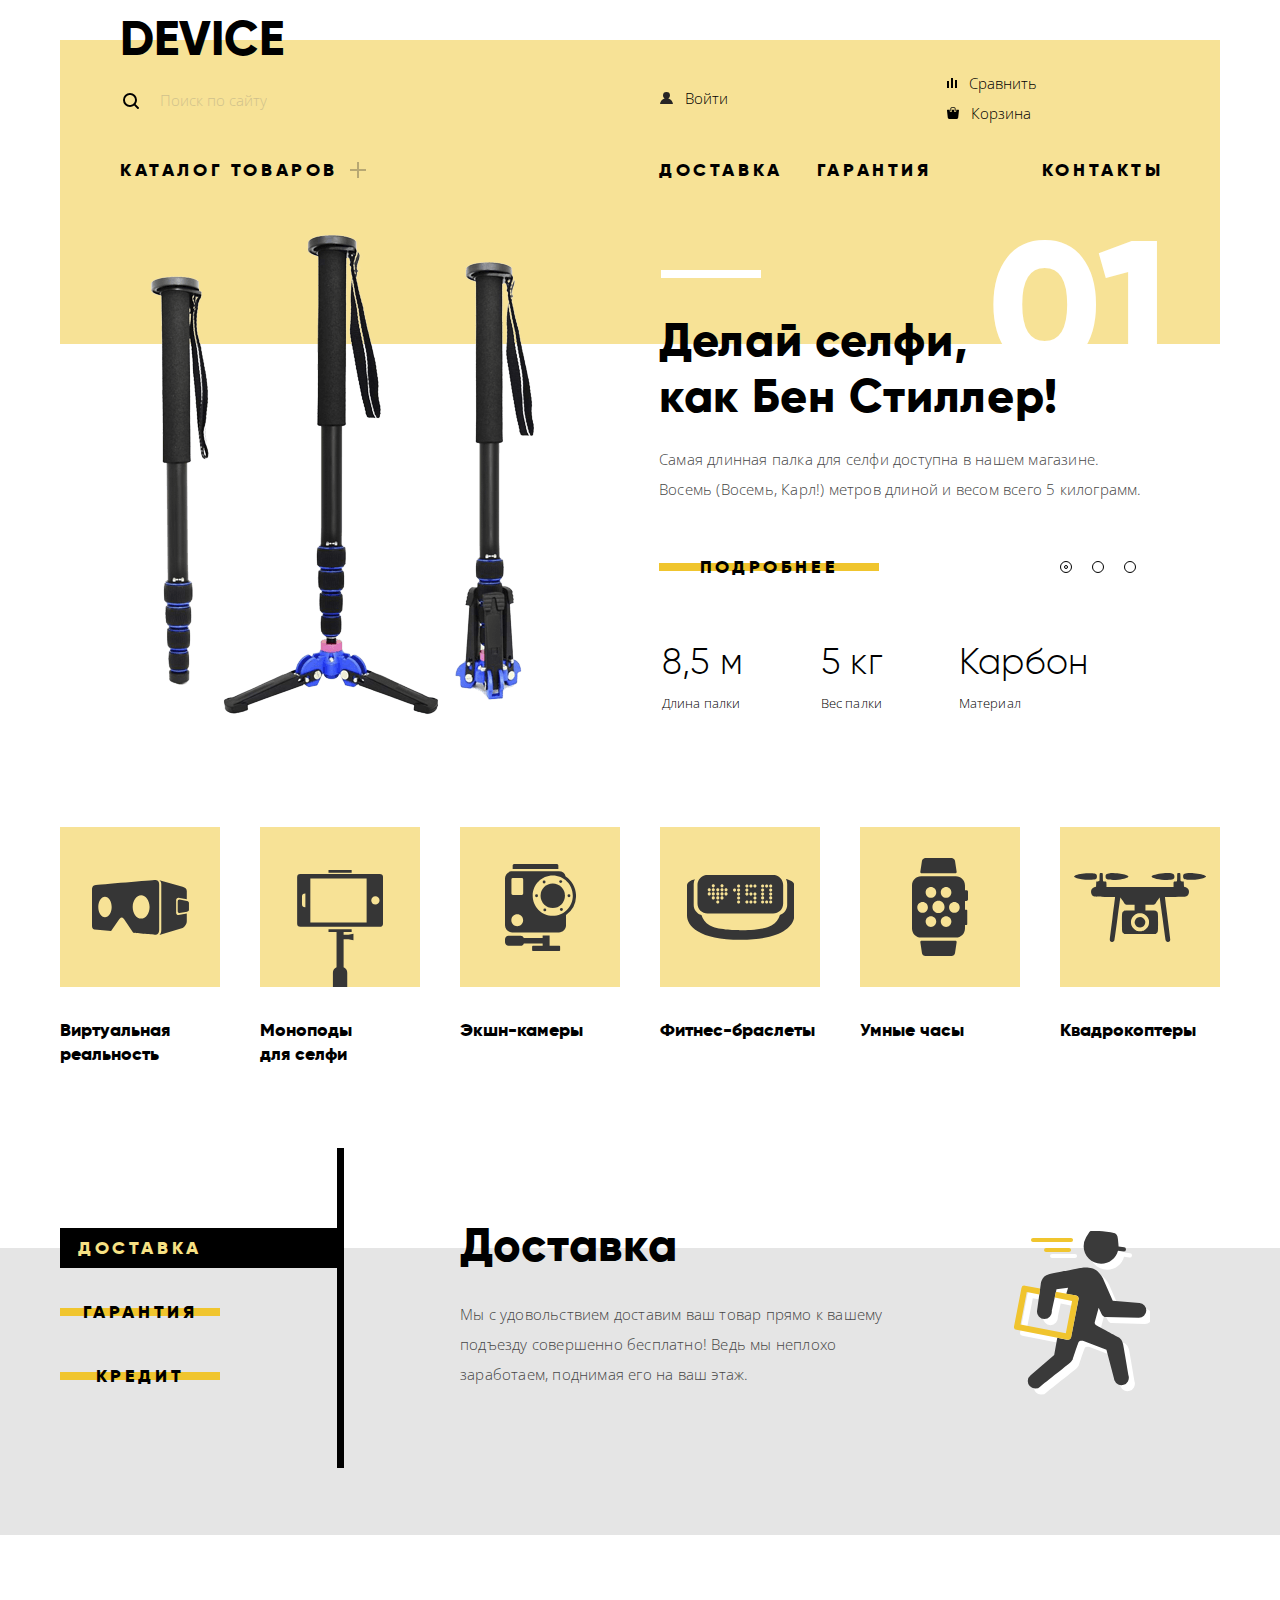
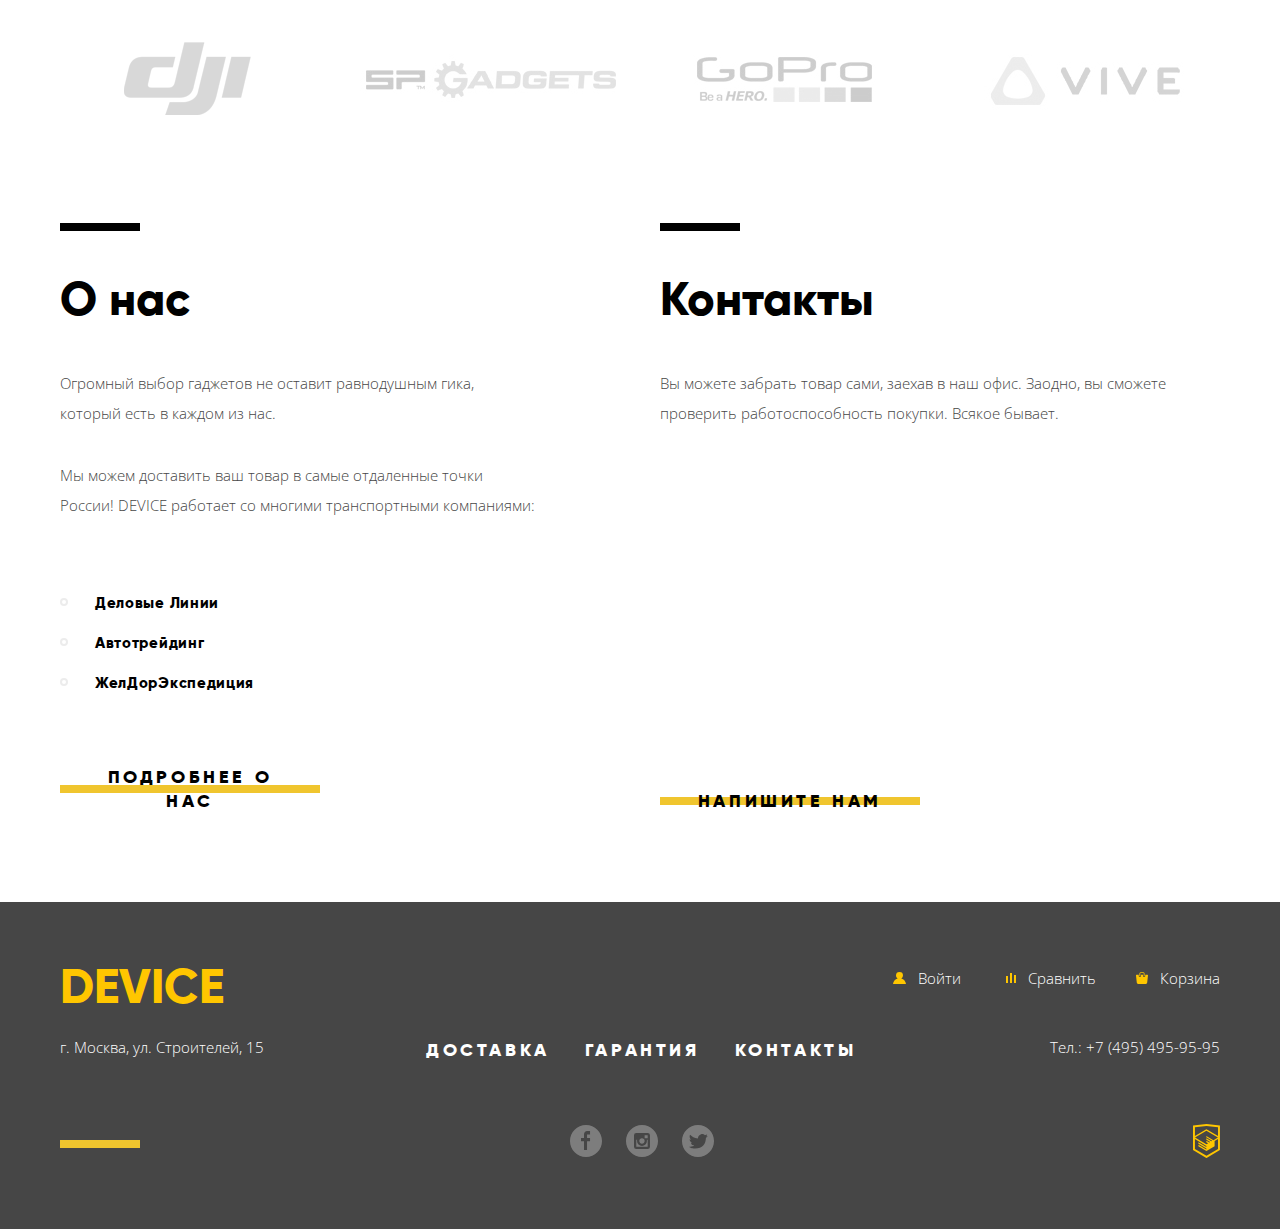
<file: index.html>
<!DOCTYPE html>
<html lang="ru">

<head>
  <meta charset="utf-8">
  <link rel="stylesheet" href="css/normalize-min.css">
  <link rel="stylesheet" href="css/style-min.css">
  <link href="https://fonts.googleapis.com/css?family=Open+Sans:300,400&amp;subset=cyrillic" rel="stylesheet">
  <title>HTML Academy: Девайс</title>
</head>

<body>

  <header class="main-header">
    <div class="container">
      <nav class="main-nav">
        <a class="logo header-logo">DEVICE</a>
        <div class="header-middle">
          <form class="search-form" method="POST" action="https://echo.htmlacademy.ru">
            <label class="visually-hidden" for="search-request">Поиск по сайту</label>
            <input class="search-field" id="search-request" type="search" name="search" placeholder="Поиск по сайту">
            <button class="search-button" type="submit">Найти</button>
          </form>

          <ul class="user-navigation">
            <li class="profile">
              <a href="login.html">
                <svg xmlns="http://www.w3.org/2000/svg" width="13" height="12" viewbox="0 0 13 12">
                  <path fill="#272525" d="M.032 12h12.937c-.163-2.643-2.074-4.837-4.671-5.543a3.47 3.47 0
                  0 0 1.687-2.972 3.485 3.485 0 0 0-6.97 0c0 1.264.68 2.361 1.688 2.972C2.106 7.163.194
                  9.357.032 12z" />
                </svg>
                Войти
              </a>
            </li>
          </ul>

          <ul class="user-functions">
            <li class="compare">
              <a href="compare.html">
                <svg xmlns="http://www.w3.org/2000/svg" width="10" height="10" viewbox="0 0 10 10">
                  <path d="M8 2h1.984v8H8zM0 3h1.984v7H0zM4 0h2v10H4z" />
                </svg>
                Сравнить
              </a>
            </li>
            <li class="cart">
              <a href="cart.html">
                <svg xmlns="http://www.w3.org/2000/svg" width="12" height="12" viewbox="0 0 12 12">
                  <path d="M11.864 3.017a.429.429 0 0 0-.327-.154H9.225V4.09c0 .563-.484 1.022-1.08 1.022-.594 0-1.078-.458-1.078-1.022V2.863H4.909V4.09c0 .563-.485 1.022-1.08 1.022-.595 0-1.078-.458-1.078-1.022V2.863H.438a.43.43 0 0 0-.327.154.472.472 0 0 0-.108.358l.776 7.134c.015.806.642 1.455 1.411 1.455h7.595c.77 0 1.396-.649 1.411-1.455l.776-7.134a.476.476 0 0 0-.108-.358z"
                  />
                  <path d="M3.829 4.499c.239 0 .433-.184.433-.409V1.84c0-.632.672-1.022 1.295-1.022h1.079c.655 0 1.078.401 1.078 1.022v2.25c0 .225.194.409.431.409.239 0 .433-.184.433-.409V1.84C8.577.773 7.761 0 6.636 0H5.557c-1.19 0-2.159.826-2.159 1.84v2.25c0 .225.194.409.431.409z"
                  />
                </svg>
                Корзина
              </a>
            </li>
          </ul>
        </div>

        <div class="header-bottom">
          <ul class="site-nav">
            <li class="site-nav-item">
              <a href="catalog.html">Каталог товаров</a>
              <ul class="sub-menu">
                <li class="sub-menu-item">
                  <a href="catalog.html">Виртуальная реальность</a>
                  <a href="catalog.html">Моноподы для селфи</a>
                  <a href="catalog.html">Экшн-камеры</a>
                </li>
                <li class="sub-menu-item">
                  <a href="catalog.html">Фитнес-браслеты</a>
                  <a href="catalog.html">Умные часы</a>
                </li>
                <li class="sub-menu-item">
                  <a href="catalog.html">Квадрокоптеры</a>
                </li>
              </ul>
            </li>
            <li class="site-nav-item">
              <a href="delivery.html">Доставка</a>
            </li>
            <li class="site-nav-item">
              <a href="guarantee.html">Гарантия</a>
            </li>
            <li class="site-nav-item">
              <a href="contacts.html">Контакты</a>
            </li>
          </ul>
        </div>

      </nav>
    </div>
  </header>

  <main class="main-content">

    <h1 class="visually-hidden">Интернет-магазин гаджетов "Девайс"</h1>

    <section class="slider">
      <div class="container">
        <h2 class="visually-hidden">Популярные товары</h2>
        <div class="slider-controls">
          <button class="slider-control slider-control-active" type="button">Слайд №1</button>
          <button class="slider-control" type="button">Слайд №2</button>
          <button class="slider-control" type="button">Слайд №3</button>
        </div>

        <ul class="slider-slides">
          <li class="slide slide-active">
            <img src="img/slider-1.png" alt="Самая длинная палка для селфи" width="384" height="486">
            <div class="slide-content">
              <b class="tagline">Делай селфи,
                <br>как Бен Стиллер!</b>
              <p>Самая длинная палка для селфи доступна в нашем магазине. Восемь (Восемь, Карл!) метров длиной и весом всего
                5 килограмм.</p>
              <a class="button" href="catalog.html">Подробнее</a>
              <table class="properties">
                <tr>
                  <td>8,5 м</td>
                  <td>5 кг</td>
                  <td>Карбон</td>
                </tr>
                <tr>
                  <th>Длина палки</th>
                  <th>Вес палки</th>
                  <th>Материал</th>
                </tr>
              </table>
            </div>
          </li>
          <li class="slide">
            <img src="img/slider-2.png" alt="Мотивирующий фитнес-браслет" width="345" height="485">
            <div class="slide-content">
              <b class="tagline">Худеем
                <br>правильно!</b>
              <p>Мотивирующие фитнес-браслеты помогут найти в себе силы не пропускать занятия и соблюдать диету.</p>
              <a class="button" href="catalog.html">Подробнее</a>
              <table class="properties">
                <tr>
                  <td>48 часов</td>
                </tr>
                <tr>
                  <th>Без подзарядки</th>
                </tr>
              </table>
            </div>
          </li>
          <li class="slide">
            <img src="img/slider-3.png" alt="Жалящий квадрокоптер" width="526" height="334">
            <div class="slide-content">
              <b class="tagline">Порхает как бабочка,
                <br>жалит как пчела!</b>
              <p>Этот обычный, на первый взгляд, квадрокоптер оснащен мощным лазером, замаскированным под стандартную камеру.</p>
              <a class="button" href="catalog.html">Подробнее</a>
              <table class="properties">
                <tr>
                  <td>800 м</td>
                  <td>50 м</td>
                </tr>
                <tr>
                  <th>Дальность полета</th>
                  <th>Радиус поражения</th>
                </tr>
              </table>
            </div>
          </li>
        </ul>
      </div>
    </section>

    <section class="popular-categories">
      <div class="container">

        <h2 class="visually-hidden">Популярные категории</h2>

        <ul class="popular-categories-list">
          <li class="popular-item popular-vr">
            <a href="catalog.html">Виртуальная реальность</a>
          </li>
          <li class="popular-item popular-mono">
            <a href="catalog.html">Моноподы
              <br>для селфи</a>
          </li>
          <li class="popular-item popular-camera">
            <a href="catalog.html">Экшн-камеры</a>
          </li>
          <li class="popular-item popular-fitness">
            <a href="catalog.html">Фитнес-браслеты</a>
          </li>
          <li class="popular-item popular-smart">
            <a href="catalog.html">Умные часы</a>
          </li>
          <li class="popular-item popular-copter">
            <a href="catalog.html">Квадрокоптеры</a>
          </li>
        </ul>
      </div>

    </section>

    <section class="services">
      <div class="container">

        <h2 class="visually-hidden">Услуги</h2>

        <div class="services-slider">
          <ul class="services-slider-controls">
            <li class="services-control">
              <a class="button services-button services-button-active" href="#delivery">
                <span>Доставкa</span>
              </a>
            </li>
            <li class="services-control ">
              <a class="button services-button" href="#guarantee">
                <span>Гарантия</span>
              </a>
            </li>
            <li class="services-control ">
              <a class="button services-button" href="#credit">
                <span>Кредит</span>
              </a>
            </li>
          </ul>
          <ul class="services-list">
            <li class="services-item service-delivery services-item-active">
              <h3 id="delivery">Доставка</h3>
              <p>Мы с удовольствием доставим ваш товар прямо к вашему подъезду совершенно бесплатно! Ведь мы неплохо заработаем,
                поднимая его на ваш этаж.</p>
            </li>
            <li class="services-item service-guarantee">
              <h3 id="guarantee">Гарантия</h3>
              <p>Если из-за возгорания купленного у нас товара у вас сгорит дом — не переживайте, мы выдадим вам новый. Товар,
                не дом, конечно же.</p>
            </li>
            <li class="services-item service-credit">
              <h3 id="credit">Кредит</h3>
              <p>Залезть в долговую яму стало проще! Кредитные консультанты подберут для вас наиболее выгодные условия кредита.
                Выгодные для нашего банка, разумеется.</p>
            </li>
          </ul>
        </div>

      </div>

    </section>

    <section class="brands">
      <div class="container">
        <h2 class="visually-hidden">Популярные бренды</h2>

        <ul class="brands-list">
          <li class="brands-item">
            <a class="brands-link" href="https://www.dji.com/ru">
              <img class="filter-image" src="img/logo-1-filter.png" alt="DGI" width="260" height="100" role="presentation">
              <img class="main-image" src="img/logo-1.png" alt="DGI" width="260" height="100">
            </a>
          </li>
          <li class="brands-item">
            <a class="brands-link" href="http://www.sp-gadgets.com/">
              <img class="filter-image" src="img/logo-3-1-filter.png" alt="SPGadgets" width="260" height="100" role="presentation">
              <img class="main-image" src="img/logo-3-1.png" alt="SPGadgets" width="260" height="100">
            </a>
          </li>
          <li class="brands-item">
            <a class="brands-link" href="https://ru.shop.gopro.com/">
              <img class="filter-image" src="img/logo-3-filter.png" alt="GoPro" width="260" height="100" role="presentation">
              <img class="main-image" src="img/logo-3.png" alt="GoPro" width="260" height="100">
            </a>
          </li>
          <li class="brands-item">
            <a class="brands-link" href="https://www.vive.com/">
              <img class="filter-image" src="img/logo-4-filter.png" alt="VIVE" width="260" height="100" role="presentation">
              <img class="main-image" src="img/logo-4.png" alt="VIVE" width="260" height="100">
            </a>
          </li>
        </ul>
      </div>

    </section>

    <div class="inner-columns container">

      <section class="information information-about">
        <h2 class="section-title">О нас</h2>

        <p>Огромный выбор гаджетов не оставит равнодушным гика, который есть в каждом из нас.</p>
        <p>Мы можем доставить ваш товар в самые отдаленные точки России! DEVICE работает со многими транспортными компаниями:</p>
        <ul class="partners">
          <li>Деловые Линии</li>
          <li>Автотрейдинг</li>
          <li>ЖелДорЭкспедиция</li>
        </ul>

        <a class="button" href="about.html">Подробнее о нас</a>
      </section>

      <section class="information information-contacts">
        <h2 class="section-title">Контакты</h2>

        <p>Вы можете забрать товар сами, заехав в наш офис. Заодно, вы сможете проверить работоспособность покупки. Всякое бывает.</p>

        <div class="contacts-map-wrapper">
          <iframe src="https://www.google.com/maps/embed?pb=!1m18!1m12!1m3!1d2249.0603700422676!2d37.5309912898239!3d55.68793816770462!2m3!1f0!2f0!3f0!3m2!1i1024!2i768!4f13.1!3m3!1m2!1s0x46b54cf65f5c8955%3A0x694710ccd55501e!2z0YPQuy4g0KHRgtGA0L7QuNGC0LXQu9C10LksIDE1LCDQnNC-0YHQutCy0LAsIDExOTMxMQ!5e0!3m2!1sru!2sru!4v1530553378121"
          width="560" height="222" style="border: none" allowfullscreen></iframe>
          <a class="contacts-map" href="map.ru">
            <span class="visually-hidden">Как к нам проехать</span>
          </a>
        </div>

        <a class="button button-write" href="about.html">Напишите нам</a>
      </section>
    </div>

  </main>

  <footer class="main-footer">
    <div class="container">

      <div class="footer-top">
        <a class="logo footer-logo">DEVICE</a>
        <div class="footer-user">

          <ul class="user-navigation">
            <li class="profile">
              <a href="login.html">
                <svg xmlns="http://www.w3.org/2000/svg" width="13" height="12" viewbox="0 0 13 12">
                  <path d="M.032 12h12.937c-.163-2.643-2.074-4.837-4.671-5.543a3.47 3.47 0 0 0
                  1.687-2.972 3.485 3.485 0 0 0-6.97 0c0 1.264.68 2.361 1.688 2.972C2.106
                  7.163.194 9.357.032 12z" />
                </svg>
                Войти
              </a>
            </li>
          </ul>

          <ul class="user-functions">
            <li class="compare">
              <a href="compare.html">
                <svg xmlns="http://www.w3.org/2000/svg" width="10" height="10" viewbox="0 0 10 10">
                  <path d="M8 2h1.984v8H8zM0 3h1.984v7H0zM4 0h2v10H4z" />
                </svg>
                Сравнить
              </a>
            </li>
            <li class="cart">
              <a href="cart.html">
                <svg xmlns="http://www.w3.org/2000/svg" width="12" height="12" viewbox="0 0 12 12">
                  <path d="M11.864 3.017a.429.429 0 0 0-.327-.154H9.225V4.09c0 .563-.484 1.022-1.08 1.022-.594
                  0-1.078-.458-1.078-1.022V2.863H4.909V4.09c0 .563-.485 1.022-1.08 1.022-.595
                  0-1.078-.458-1.078-1.022V2.863H.438a.43.43 0 0 0-.327.154.472.472 0 0 0-.108.358l.776 7.134c.015.806.642
                  1.455 1.411 1.455h7.595c.77 0 1.396-.649 1.411-1.455l.776-7.134a.476.476 0 0 0-.108-.358z" />
                  <path d="M3.829 4.499c.239 0 .433-.184.433-.409V1.84c0-.632.672-1.022 1.295-1.022h1.079c.655 0
                  1.078.401 1.078 1.022v2.25c0 .225.194.409.431.409.239 0 .433-.184.433-.409V1.84C8.577.773 7.761
                  0 6.636 0H5.557c-1.19 0-2.159.826-2.159 1.84v2.25c0 .225.194.409.431.409z" />
                </svg>
                Корзина
              </a>
            </li>
          </ul>

        </div>
      </div>


      <div class="footer-middle">
        <ul class="site-nav footer-site-nav">
          <li>
            <a href="delivery.html">Доставка</a>
          </li>
          <li>
            <a href="guarantee.html">Гарантия</a>
          </li>
          <li>
            <a href="contacts.html">Контакты</a>
          </li>
        </ul>

        <p class="contacts-address">г. Москва, ул. Строителей, 15</p>
        <p class="contacts-phone">Тел.: +7 (495) 495-95-95</p>
      </div>

      <div class="footer-bottom">
        <div class="footer-social">
          <a class="social social-fb" href="https://facebook.com">
            <span class="visually-hidden">Фейсбук</span>
            <svg xmlns="http://www.w3.org/2000/svg" width="32" height="32" viewbox="0 0 32 32">
              <path d="M16 0C7.164 0 0 7.163 0 16s7.164 16 16 16c8.837 0 16-7.164 16-16S24.837 0 16 0zm4.062 9.455h-3.021v3.444h3.021v3.445h-3.021v8.61H14.02v-8.61H11v-3.445h3.021V9.455c0-1.902 1.353-3.445 3.021-3.445h3.021v3.445z"
              />
            </svg>
          </a>
          <a class="social social-inst" href="https://instagram.com">
            <span class="visually-hidden">Инстаграм</span>
            <svg xmlns="http://www.w3.org/2000/svg" width="32" height="32" viewbox="0 0 32 32">
              <g>
                <path d="M20.916 16a4.938 4.938 0 1 1-9.877
              0c0-.394.051-.773.138-1.14h-.897v6.838h11.396V14.86h-.897c.086.367.137.746.137 1.14z" />
                <path d="M15.978 18.659c1.466 0 2.659-1.193 2.659-2.659s-1.193-2.659-2.659-2.659c-1.466 0-2.659 1.193-2.659
              2.659s1.192 2.659 2.659 2.659zM18.637 10.302h3.039v3.039h-3.039z" />
                <path d="M16 0C7.164 0 0 7.164 0 16c0 8.837 7.164 16 16 16 8.837 0 16-7.163 16-16
              0-8.836-7.163-16-16-16zm7.955 21.698a2.285 2.285 0 0 1-2.279 2.279H10.279A2.285 2.285 0 0 1 8 21.698V10.302a2.286 2.286
              0 0 1 2.279-2.279h11.396a2.286 2.286 0 0 1 2.279 2.279v11.396z" />
              </g>
            </svg>
          </a>
          <a class="social social-tw" href="https://twitter.com">
            <span class="visually-hidden">Твиттер</span>
            <svg xmlns="http://www.w3.org/2000/svg" width="32" height="32" viewbox="0 0 32 32">
              <path d="M16 0C7.164 0 0 7.164 0 16c0 8.837 7.164 16 16 16 8.837 0 16-7.163 16-16
              0-8.836-7.163-16-16-16zm7.944 12.809c-.251 6.516-3.463 10.832-10.992 10.702h-.486c-.447 0-4.543-.443-5.344-1.823
              2.479.19 4.247-.406 5.12-1.136-1.048-.289-2.923-.461-3.251-2.848.384.104.618.221
              1.299.113-1.307-.824-2.758-1.519-2.679-3.643.311.317 1.164.518 1.46.457-.768-.233-2.149-3.244-.974-4.781
              1.984 1.79 4.075 3.482 7.804 3.643.227-2.214 1.24-3.699 3.168-4.325 1.84-.479 3.255.26 3.901 1.138.737-.224
              1.453-.466 2.193-.685-.004.833-.569 1.463-.935 1.709.747.165 1.423-.475 1.423-.475-.184.963-1.094
              1.725-1.707 1.954z" />
            </svg>
          </a>
        </div>
        <a class="academy" href="https://htmlacademy.ru/intensive/htmlcss">
          <span class="visually-hidden">HTML Academy</span>
          <svg xmlns="http://www.w3.org/2000/svg" width="26.943" height="34.09" viewbox="0 0 26.943 34.09">
            <path fill="#FFC600" d="M13.62.017L13.472 0 0 1.412v24.661l13.473 8.017 13.43-7.99.042-.025V1.412L13.62.017zm11.399
            12.11L13.495 5.334l-.001-.104-.087.05-.088-.056v.109L1.925 12.118V3.147l11.548-1.212L25.02 3.147v8.98zm-11.614-5.34L24.923
            13.5l-4.479 2.64-7.093-4.221-.014 1.415 5.904 3.513-.86.507-5.03-2.992-.014 1.415 3.827 2.275-.782.523-3.031-1.787-.014
            1.413 1.853 1.091-1.8 1.081-11.356-6.751 11.371-6.835zm-11.48 8.34l11.411 6.791.016 1.044-7.942-4.728-.015 1.416 7.979
            4.795.018 1.076-7.973-4.74-.013 1.414 8.021 4.822.046.025 8.143-4.872-.011-5.177 3.415-2.036v10.021L13.472 31.85
            1.925 24.979v-9.852z" />
          </svg>
        </a>
      </div>
    </div>
  </footer>

  <section class="modal modal-write">
    <h2 class="visually-hidden">Напишите нам</h2>
    <button class="close-button">
      <span class="visually-hidden">Закрыть</span>
    </button>
    <form class="feedback-form" action="https://echo.htmlacademy.ru" method="POST">
      <div class="feedback-item">
        <label for="name">Ваше имя:</label>
        <input id="name" class="user-name" name="name" type="text" placeholder="Имя Фамилия">
      </div>
      <div class="feedback-item">
        <label for="mail">Ваш e-mail:</label>
        <input id="mail" class="user-email" name="mail" type="email" placeholder="email@example.com">
      </div>
      <div class="feedback-item">
        <label for="text">Текст письма:</label>
        <textarea id="text" class="feedback-text" name="text" cols="30" rows="10" placeholder="В свободной форме"></textarea>
      </div>
      <button class="button button-write" type="submit">Отправить</button>
    </form>
  </section>

  <section class="modal modal-map">
    <h2 class="visually-hidden">Карта проезда</h2>
    <iframe src="https://www.google.com/maps/embed?pb=!1m18!1m12!1m3!1d2249.0603700422676!2d37.5309912898239!3d55.68793816770462!2m3!1f0!2f0!3f0!3m2!1i1024!2i768!4f13.1!3m3!1m2!1s0x46b54cf65f5c8955%3A0x694710ccd55501e!2z0YPQuy4g0KHRgtGA0L7QuNGC0LXQu9C10LksIDE1LCDQnNC-0YHQutCy0LAsIDExOTMxMQ!5e0!3m2!1sru!2sru!4v1530553378121"
      width="960" height="560" style="border: none" allowfullscreen></iframe>
    <img src="img/map-big.jpg" alt="Карта проезда" width="960" height="559">
    <button class="close-button">
      <span class="visually-hidden">Закрыть</span>
    </button>
  </section>
  <script src="js/script-min.js"></script>
</body>

</html>
</file>
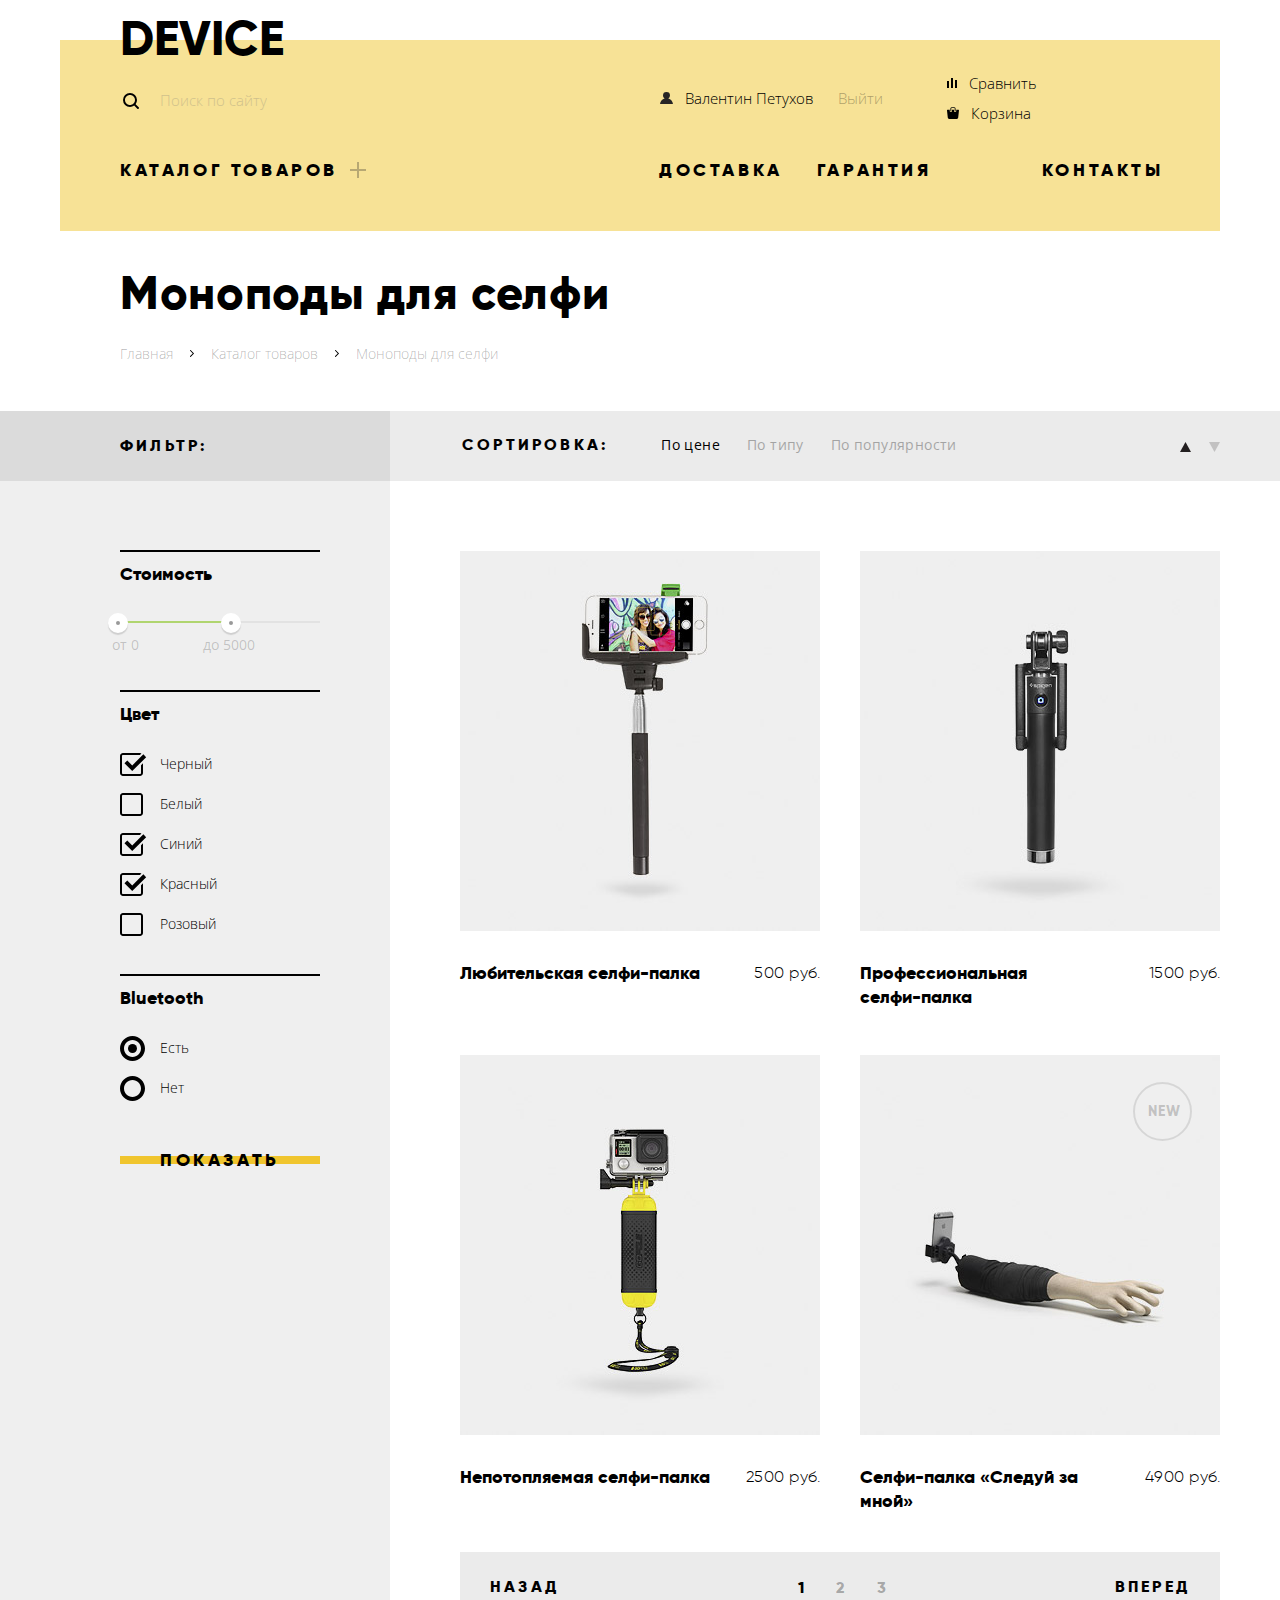
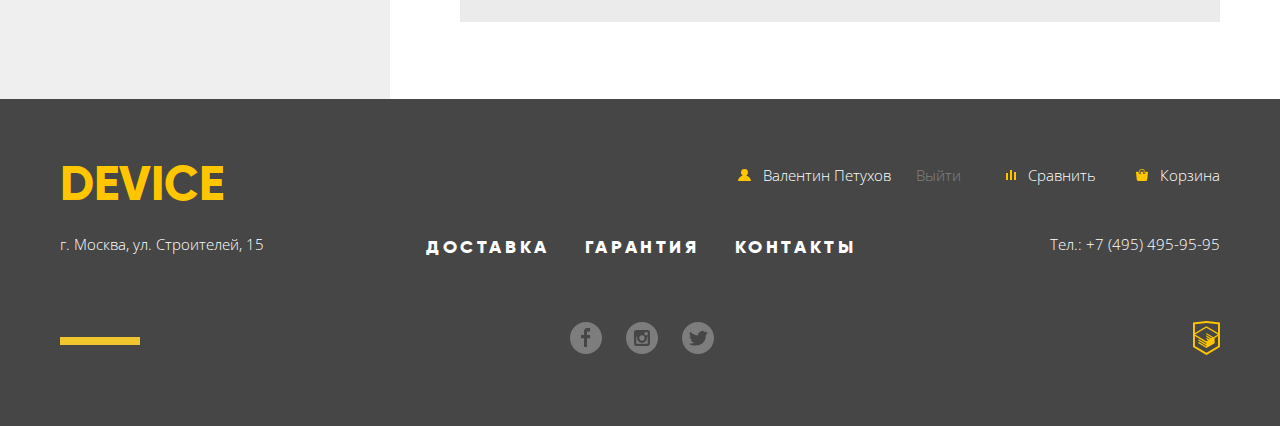
<file: catalog.html>
<!DOCTYPE html>
<html lang="en">

<head>
  <meta charset="utf-8">
  <link href="https://fonts.googleapis.com/css?family=Open+Sans:300,400&amp;subset=cyrillic" rel="stylesheet">
  <link rel="stylesheet" href="css/normalize.css">
  <link rel="stylesheet" href="css/style.css">
  <title>HTML Academy: Девайс</title>
  <!-- <style>
    HTML {
      background-repeat: no-repeat;
      background-position:  50% 0;
      /* По умолчанию показывается мобильный макет */
      background-image: url( "img/device-catalog.jpg" );
    }
    </style>
  <link rel="stylesheet" href="pixel-style.css">
  <script src="pixel-script.js"></script> -->
</head>
<body>

  <header class="main-header">
    <div class="container">
      <nav class="main-nav">
        <a class="logo header-logo" href="index.html">DEVICE</a>
        <div class="header-middle">
          <form class="search-form" method="POST" action="https://echo.htmlacademy.ru">
            <label class="visually-hidden" for="search-request">Поиск по сайту</label>
            <input class="search-field" id="search-request" type="search" name="search" placeholder="Поиск по сайту">
            <button class="search-button" type="submit">Найти</button>
          </form>

          <ul class="user-navigation">
            <li class="profile">
              <a href="profile.html">
                <svg xmlns="http://www.w3.org/2000/svg" width="13" height="12" viewbox="0 0 13 12">
                  <path fill="#272525" d="M.032 12h12.937c-.163-2.643-2.074-4.837-4.671-5.543a3.47 3.47 0 0 0 1.687-2.972 3.485 3.485 0 0 0-6.97 0c0 1.264.68 2.361 1.688 2.972C2.106 7.163.194 9.357.032 12z"
                  />
                </svg>
                Валентин Петухов
              </a>
            </li>
            <li class="logout">
              <a href="">Выйти</a>
            </li>
          </ul>

          <ul class="user-functions">
            <li class="compare">
              <a href="compare.html">
                <svg xmlns="http://www.w3.org/2000/svg" width="10" height="10" viewbox="0 0 10 10">
                  <path d="M8 2h1.984v8H8zM0 3h1.984v7H0zM4 0h2v10H4z" />
                </svg>
                Сравнить
              </a>
            </li>
            <li class="cart">
              <a href="cart.html">
                <svg xmlns="http://www.w3.org/2000/svg" width="12" height="12" viewbox="0 0 12 12">
                  <path d="M11.864 3.017a.429.429 0 0 0-.327-.154H9.225V4.09c0 .563-.484 1.022-1.08 1.022-.594 0-1.078-.458-1.078-1.022V2.863H4.909V4.09c0 .563-.485 1.022-1.08 1.022-.595 0-1.078-.458-1.078-1.022V2.863H.438a.43.43 0 0 0-.327.154.472.472 0 0 0-.108.358l.776 7.134c.015.806.642 1.455 1.411 1.455h7.595c.77 0 1.396-.649 1.411-1.455l.776-7.134a.476.476 0 0 0-.108-.358z"
                  />
                  <path d="M3.829 4.499c.239 0 .433-.184.433-.409V1.84c0-.632.672-1.022 1.295-1.022h1.079c.655 0 1.078.401 1.078 1.022v2.25c0 .225.194.409.431.409.239 0 .433-.184.433-.409V1.84C8.577.773 7.761 0 6.636 0H5.557c-1.19 0-2.159.826-2.159 1.84v2.25c0 .225.194.409.431.409z"
                  />
                </svg>
                Корзина
              </a>
            </li>
          </ul>
        </div>

        <div class="header-bottom">
          <ul class="site-nav">
            <li class="site-nav-item">
              <a href="catalog.html">Каталог товаров</a>
              <ul class="sub-menu">
                <li class="sub-menu-item">
                  <a href="">Виртуальная реальность</a>
                  <a href="catalog.html">Моноподы для селфи</a>
                  <a href="">Экшн-камеры</a>
                </li>
                <li class="sub-menu-item">
                  <a href="">Фитнес-браслеты</a>
                  <a href="">Умные часы</a>
                </li>
                <li class="sub-menu-item">
                    <a href="">Квадрокоптеры</a>
                </li>
              </ul>
            </li>
            <li class="site-nav-item">
              <a href="delivery.html">Доставка</a>
            </li>
            <li class="site-nav-item">
              <a href="guarantee.html">Гарантия</a>
            </li>
            <li class="site-nav-item">
              <a href="contacts.html">Контакты</a>
            </li>
          </ul>
        </div>
      </nav>
    </div>
  </header>

  <main class="main-content">

    <div class="container">
      <h1 class="page-title">Моноподы для селфи</h1>
      <ul class="breadcrumbs">
        <li>
          <a href="index.html">Главная</a>
        </li>
        <li>
          <a href="catalog.html">Каталог товаров</a>
        </li>
        <li class="breadcrumbs-current">Моноподы для селфи</li>
      </ul>
    </div>


    <div class="filter-columns">

      <div class="filters">
        <div class="filters-top">
          <h2 class="catalog-section-title">Фильтр:</h2>
        </div>
        <div class="filters-container">

          <form class="filter-form" action="https://echo.htmlacademy.ru" method="post">
            <div class="filter-form-field">
              <fieldset>
                <legend>Стоимость</legend>
                <div class="range-filter">
                  <div class="range-controls">
                    <div class="scale">
                      <div class="bar"></div>
                    </div>
                    <button class="price-button price-button-min" type="button">
                      <span>от 0</span>
                    </button>
                    <button class="price-button price-button-max" type="button">
                      <span>до 5000</span>
                    </button>
                  </div>
                </div>
                <div class="price-control">
                  <label class="visually-hidden">
                    <input type="number" name="min" value="0">
                  </label>
                  <label class="visually-hidden">
                    <input type="number" name="max" value="5000">
                  </label>
                </div>
              </fieldset>
            </div>
            <div class="filter-form-field">
              <fieldset>
                <legend>Цвет</legend>
                <div class="form-field-item">
                  <input id="black" class="visually-hidden" type="checkbox" name="color-black" checked>
                  <label class="form-check" for="black">Черный</label>
                </div>
                <div class="form-field-item">
                  <input id="white" class="visually-hidden" type="checkbox" name="color-white">
                  <label class="form-check" for="white">Белый</label>
                </div>
                <div class="form-field-item">
                  <input id="blue" class="visually-hidden" type="checkbox" name="color-blue" checked>
                  <label class="form-check" for="blue">Синий</label>
                </div>
                <div class="form-field-item">
                  <input id="red" class="visually-hidden" type="checkbox" name="color-red" checked>
                  <label class="form-check" for="red">Красный</label>
                </div>
                <div class="form-field-item">
                  <input id="pink" class="visually-hidden" type="checkbox" name="color-pink">
                  <label class="form-check" for="pink">Розовый</label>
                </div>
              </fieldset>
            </div>
            <div class="filter-form-field">
              <fieldset>
                <legend>Bluetooth</legend>
                <div class="form-field-item">
                  <input id="bluetooth-true" class="visually-hidden" type="radio" name="bluetooth" value="true" checked>
                  <label class="form-radio" for="bluetooth-true">Есть</label>
                </div>
                <div class="form-field-item">
                  <input id="bluetooth-false" class="visually-hidden" type="radio" name="bluetooth" value="false">
                  <label class="form-radio" for="bluetooth-false">Нет</label>
                </div>
              </fieldset>
            </div>
            <button class="button" type="submit">Показать</button>
          </form>
        </div>
      </div>

      <div class="catalog">
        <div class="catalog-top">
          <div class="catalog-sort">
            <h2 class="catalog-section-title">Сортировка:</h2>
            <a class="sort-button sort-button-active" href="#price">По цене</a>
            <a class="sort-button" href="#type">По типу</a>
            <a class="sort-button" href="#popular">По популярности</a>
            <a class="sort-arrow sort-arrow-up sort-arrow-active" href="#up"><span class="visually-hidden">Вверх</span></a>
            <a class="sort-arrow sort-arrow-down" href="#down"><span class="visually-hidden">Вниз</span></a>
          </div>
        </div>
        <div class="catalog-container">
          <ul class="catalog-list">
            <li class="catalog-item">
              <div class="catalog-item-info">
                <h3><a href="">Любительская селфи-палка</a></h3>
                <b class="price">500 руб.</b>
              </div>
              <img src="img/item-1.jpg" alt="Любительская селфи-палка" width="360" height="380">
              <div class="catalog-item-control">
                <button class="button button-good" type="button">в корзину</button>
                <button class="button-compare button-good">Добавить к сравнеению</button>
              </div>
            </li>
            <li class="catalog-item">
              <div class="catalog-item-info">
                <h3><a href="">Профессиональная<br>селфи-палка</a></h3>
                <b class="price">1500 руб.</b>
              </div>
              <img src="img/item-2.jpg" alt="Профессиональная селфи-палка" width="360" height="380">
              <div class="catalog-item-control">
                <button class="button button-good" type="button">в корзину</button>
                <button class="button-compare button-good">Добавить к сравнеению</button>
              </div>
            </li>
            <li class="catalog-item">
              <div class="catalog-item-info">
                <h3><a href="">Непотопляемая селфи-палка</a></h3>
                <b class="price">2500 руб.</b>
              </div>
              <img src="img/item-3.jpg" alt="Непотопляемая селфи-палка" width="360" height="380">
              <div class="catalog-item-control">
                <button class="button button-good" type="button">в корзину</button>
                <button class="button-compare button-good">Добавить к сравнеению</button>
              </div>
            </li>
            <li class="catalog-item catalog-item-new">
              <div class="catalog-item-info">
                <h3><a href="">Селфи-палка «Следуй за мной»</a></h3>
                <b class="price">4900 руб.</b>
              </div>
              <img src="img/item-4.jpg" alt="Селфи-палка Следуй за мной" width="360" height="380">
              <div class="catalog-item-control">
                <button class="button button-good" type="button">в корзину</button>
                <button class="button-compare button-good">Добавить к сравнеению</button>
              </div>
            </li>
          </ul>
          <div class="pagination">
            <a class="pagination-button" href="">Назад</a>
            <a class="pagination-button pagination-button-forward" href="">Вперед</a>
            <ul class="pagination-list">
              <li>
                <a class="pagination-page pagination-page-active" href="">1</a>
              </li>
              <li>
                <a class="pagination-page" href="">2</a>
              </li>
              <li>
                <a class="pagination-page" href="">3</a>
              </li>
            </ul>
          </div>
        </div>
      </div>
    </div>

  </main>

  <footer class="main-footer">
    <div class="container">

      <div class="footer-top">
        <a class="logo footer-logo" href="index.html">DEVICE</a>

        <div class="footer-user">

          <ul class="user-navigation">
            <li class="profile">
              <a href="profile.html">
                <svg xmlns="http://www.w3.org/2000/svg" width="13" height="12" viewbox="0 0 13 12">
                  <path d="M.032 12h12.937c-.163-2.643-2.074-4.837-4.671-5.543a3.47 3.47 0 0 0 1.687-2.972 3.485 3.485 0 0 0-6.97 0c0 1.264.68 2.361 1.688 2.972C2.106 7.163.194 9.357.032 12z"
                  />
                </svg>
                Валентин Петухов
              </a>
            </li>
            <li class="logout">
              <a href="">Выйти</a>
            </li>
          </ul>

          <ul class="user-functions">
            <li class="compare">
              <a href="compare.html">
                <svg xmlns="http://www.w3.org/2000/svg" width="10" height="10" viewbox="0 0 10 10">
                  <path d="M8 2h1.984v8H8zM0 3h1.984v7H0zM4 0h2v10H4z" />
                </svg>
                Сравнить
              </a>
            </li>
            <li class="cart">
              <a href="cart.html">
                <svg xmlns="http://www.w3.org/2000/svg" width="12" height="12" viewbox="0 0 12 12">
                  <path d="M11.864 3.017a.429.429 0 0 0-.327-.154H9.225V4.09c0 .563-.484 1.022-1.08 1.022-.594
                    0-1.078-.458-1.078-1.022V2.863H4.909V4.09c0 .563-.485 1.022-1.08 1.022-.595
                    0-1.078-.458-1.078-1.022V2.863H.438a.43.43 0 0 0-.327.154.472.472 0 0 0-.108.358l.776 7.134c.015.806.642
                    1.455 1.411 1.455h7.595c.77 0 1.396-.649 1.411-1.455l.776-7.134a.476.476 0 0 0-.108-.358z" />
                  <path d="M3.829 4.499c.239 0 .433-.184.433-.409V1.84c0-.632.672-1.022 1.295-1.022h1.079c.655 0
                    1.078.401 1.078 1.022v2.25c0 .225.194.409.431.409.239 0 .433-.184.433-.409V1.84C8.577.773 7.761
                    0 6.636 0H5.557c-1.19 0-2.159.826-2.159 1.84v2.25c0 .225.194.409.431.409z" />
                </svg>
                Корзина
              </a>
            </li>
          </ul>

        </div>
      </div>

      <div class="footer-middle">
        <ul class="site-nav footer-site-nav">
          <li>
            <a href="delivery.html">Доставка</a>
          </li>
          <li>
            <a href="guarantee.html">Гарантия</a>
          </li>
          <li>
            <a href="contacts.html">Контакты</a>
          </li>
        </ul>

        <p class="contacts-address">г. Москва, ул. Строителей, 15</p>
        <p class="contacts-phone">Тел.: +7 (495) 495-95-95</p>
      </div>

      <div class="footer-bottom">
        <div class="footer-social">
          <a class="social social-fb" href="https://facebook.com">
            <span class="visually-hidden">Фейсбук</span>
            <svg xmlns="http://www.w3.org/2000/svg" width="32" height="32" viewbox="0 0 32 32">
              <path d="M16 0C7.164 0 0 7.163 0 16s7.164 16 16 16c8.837 0 16-7.164 16-16S24.837 0 16 0zm4.062 9.455h-3.021v3.444h3.021v3.445h-3.021v8.61H14.02v-8.61H11v-3.445h3.021V9.455c0-1.902 1.353-3.445 3.021-3.445h3.021v3.445z"
/>
            </svg>
          </a>
          <a class="social social-inst" href="https://instagram.com">
            <span class="visually-hidden">Инстаграм</span>
            <svg xmlns="http://www.w3.org/2000/svg" width="32" height="32" viewbox="0 0 32 32">
              <g>
                <path d="M20.916 16a4.938 4.938 0 1 1-9.877
                0c0-.394.051-.773.138-1.14h-.897v6.838h11.396V14.86h-.897c.086.367.137.746.137 1.14z" />
                <path d="M15.978 18.659c1.466 0 2.659-1.193 2.659-2.659s-1.193-2.659-2.659-2.659c-1.466 0-2.659 1.193-2.659
                2.659s1.192 2.659 2.659 2.659zM18.637 10.302h3.039v3.039h-3.039z" />
                <path d="M16 0C7.164 0 0 7.164 0 16c0 8.837 7.164 16 16 16 8.837 0 16-7.163 16-16
                0-8.836-7.163-16-16-16zm7.955 21.698a2.285 2.285 0 0 1-2.279 2.279H10.279A2.285 2.285 0 0 1 8 21.698V10.302a2.286 2.286
                0 0 1 2.279-2.279h11.396a2.286 2.286 0 0 1 2.279 2.279v11.396z" />
              </g>
            </svg>
          </a>
          <a class="social social-tw" href="https://twitter.com">
            <span class="visually-hidden">Твиттер</span>
            <svg xmlns="http://www.w3.org/2000/svg" width="32" height="32" viewbox="0 0 32 32">
              <path d="M16 0C7.164 0 0 7.164 0 16c0 8.837 7.164 16 16 16 8.837 0 16-7.163 16-16
                0-8.836-7.163-16-16-16zm7.944 12.809c-.251 6.516-3.463 10.832-10.992 10.702h-.486c-.447 0-4.543-.443-5.344-1.823
                2.479.19 4.247-.406 5.12-1.136-1.048-.289-2.923-.461-3.251-2.848.384.104.618.221
                1.299.113-1.307-.824-2.758-1.519-2.679-3.643.311.317 1.164.518 1.46.457-.768-.233-2.149-3.244-.974-4.781
                1.984 1.79 4.075 3.482 7.804 3.643.227-2.214 1.24-3.699 3.168-4.325 1.84-.479 3.255.26 3.901 1.138.737-.224
                1.453-.466 2.193-.685-.004.833-.569 1.463-.935 1.709.747.165 1.423-.475 1.423-.475-.184.963-1.094
                1.725-1.707 1.954z" />
            </svg>
          </a>
        </div>
        <a class="academy" href="https://htmlacademy.ru/intensive/htmlcss">
          <span class="visually-hidden">HTML Academy</span>
          <svg xmlns="http://www.w3.org/2000/svg" width="26.943" height="34.09" viewbox="0 0 26.943 34.09">
            <path fill="#FFC600" d="M13.62.017L13.472 0 0 1.412v24.661l13.473 8.017 13.43-7.99.042-.025V1.412L13.62.017zm11.399
              12.11L13.495 5.334l-.001-.104-.087.05-.088-.056v.109L1.925 12.118V3.147l11.548-1.212L25.02 3.147v8.98zm-11.614-5.34L24.923
              13.5l-4.479 2.64-7.093-4.221-.014 1.415 5.904 3.513-.86.507-5.03-2.992-.014 1.415 3.827 2.275-.782.523-3.031-1.787-.014
              1.413 1.853 1.091-1.8 1.081-11.356-6.751 11.371-6.835zm-11.48 8.34l11.411 6.791.016 1.044-7.942-4.728-.015 1.416 7.979
              4.795.018 1.076-7.973-4.74-.013 1.414 8.021 4.822.046.025 8.143-4.872-.011-5.177 3.415-2.036v10.021L13.472 31.85
              1.925 24.979v-9.852z" />
          </svg>
        </a>
      </div>
    </div>
  </footer>
</body>

</html>
</file>
<file: css/style-min.css>
@font-face{font-weight:800;font-family:"Gilroy";src:url(../fonts/gilroyextrabold.woff2) format("woff2"),url(../fonts/gilroyextrabold.woff) format("woff")}@font-face{font-weight:300;font-family:"Gilroy";src:url(../fonts/gilroylight.woff2) format("woff2"),url(../fonts/gilroylight.woff) format("woff")}@-webkit-keyframes modal-animation{0%{-webkit-transform:translate(550px,-50%) scale(0);transform:translate(550px,-50%) scale(0)}50%{-webkit-transform:translateX(250px,-50%) scale(.5);transform:translateX(250px,-50%) scale(.5)}70%{-webkit-transform:translateX(100px,-50%) scale(.7);transform:translateX(100px,-50%) scale(.7)}100%{-webkit-transform:translate(0,-50%) scale(1);transform:translate(0,-50%) scale(1)}}@keyframes modal-animation{0%{-webkit-transform:translate(550px,-50%) scale(0);transform:translate(550px,-50%) scale(0)}50%{-webkit-transform:translateX(250px,-50%) scale(.5);transform:translateX(250px,-50%) scale(.5)}70%{-webkit-transform:translateX(100px,-50%) scale(.7);transform:translateX(100px,-50%) scale(.7)}100%{-webkit-transform:translate(0,-50%) scale(1);transform:translate(0,-50%) scale(1)}}body{min-width:1200px;margin:0;padding:0;font-weight:800;font-size:18px;line-height:24px;font-family:"Gilroy","Arial","Helvetica",sans-serif;color:#000}a{text-decoration:none}.container{width:1160px;margin:0 auto}.visually-hidden:not(:focus):not(:active),input[type="checkbox"].visually-hidden,input[type="radio"].visually-hidden{position:absolute;width:1px;height:1px;margin:-1px;padding:0;overflow:hidden;white-space:nowrap;border:0;clip:rect(0 0 0 0);-webkit-clip-path:inset(100%);clip-path:inset(100%)}.button{position:relative;z-index:2;display:inline-block;width:160px;padding:8px 20px;font-weight:800;font-size:18px;line-height:24px;vertical-align:middle;text-align:center;color:#000;text-transform:uppercase;letter-spacing:3.6px;background:none;border:none}.button::before{content:"";position:absolute;top:50%;left:0;z-index:-1;width:100%;height:8px;margin-top:-4px;background-color:#f0c52e;-webkit-transition-duration:0.2s;transition-duration:0.2s;-webkit-transition-property:-webkit-transform;transition-property:-webkit-transform;transition-property:transform;transition-property:transform,-webkit-transform}.button:hover,.button:focus{background-color:transparent}.button:hover::before,.button:focus::before{-webkit-transform:scaleY(5);transform:scaleY(5)}.button:active{color:rgba(0,0,0,.3)}.button:active::before{color:rgba(0,0,0,.3)}.main-header{padding-top:15px}.main-nav{display:-webkit-box;display:-ms-flexbox;display:flex;-webkit-box-orient:vertical;-webkit-box-direction:normal;-ms-flex-direction:column;flex-direction:column;padding:0 60px;padding-bottom:49px;background-color:#fff;background-image:linear-gradient(to bottom,#ffffff 25px,#f7e296 25px)}.logo{font-weight:800;font-size:48px;line-height:48px;font-family:"Gilroy","Arial","Helvetica",sans-serif;color:#000;cursor:pointer}.logo:hover,.logo:focus{color:rgba(0,0,0,.6)}.logo:active{color:rgba(0,0,0,.3)}.header-logo{-ms-flex-item-align:start;align-self:flex-start;margin-bottom:5px}.header-middle{display:-webkit-box;display:-ms-flexbox;display:flex;-ms-flex-wrap:wrap;flex-wrap:wrap;-webkit-box-align:center;-ms-flex-align:center;align-items:center;margin-bottom:30px}.header-middle .search-form{display:-webkit-box;display:-ms-flexbox;display:flex;width:440px;margin-right:100px}.header-middle .user-navigation{display:inline-block;width:225px;margin-right:62px;vertical-align:middle}.header-middle .profile,.header-middle .logout,.header-middle .compare,.header-middle .cart{display:inline-block;vertical-align:middle}.header-middle .user-functions{width:213px;margin-left:auto}.search-form{position:relative;font-weight:300;font-size:0;line-height:30px;font-family:"Open Sans","Arial","Helvetica",sans-serif;color:#000}.search-form::before{content:"";position:absolute;bottom:14px;left:1px;width:20px;height:20px;background-image:url(../img/search.svg);background-repeat:no-repeat;background-position:50% 50%}.search-field{-webkit-box-sizing:border-box;box-sizing:border-box;width:355px;margin:0;padding:11px 40px 8px;font:inherit;font-size:15px;background:transparent;border:none;opacity:.3}.search-field:hover{opacity:.6}.search-field:focus{padding-bottom:6px;border-bottom:2px solid #000;opacity:1}.search-button{-webkit-box-sizing:border-box;box-sizing:border-box;padding:12px 20px;font:inherit;font-size:15px;vertical-align:middle;color:transparent;background:transparent;border:none}.search-field:focus~.search-button,.search-button:focus{padding:10px 18px;color:#000;border:2px solid #000}.search-field:focus~.search-button:hover,.search-button:hover{color:#fff;background-color:#000}.search-button:active{color:rgba(255,255,255,.3)}.user-navigation,.user-functions,.site-nav,.sub-menu{margin:0;padding:0;list-style:none}.user-navigation li:not(:last-child){margin-right:20px}.user-functions li:not(:last-child){margin-right:35px}.user-navigation a,.user-functions a,.sub-menu a{font-weight:300;font-size:15px;line-height:30px;font-family:"Open Sans","Arial","Helvetica",sans-serif;color:#000}.profile svg,.compare svg,.cart svg{margin-right:12px}.profile a,.compare a,.cart a{display:-webkit-box;display:-ms-flexbox;display:flex;-webkit-box-orient:horizontal;-webkit-box-direction:normal;-ms-flex-direction:row;flex-direction:row;-ms-flex-wrap:wrap;flex-wrap:wrap;-ms-flex-line-pack:center;align-content:center;-webkit-box-align:center;-ms-flex-align:center;align-items:center}.logout a{opacity:.3}.logout a:hover,.logout a:focus{opacity:.6}.logout a:active{opacity:.2}.site-nav-item>a{color:rgba(0,0,0,1);text-transform:uppercase;letter-spacing:3.6px}.user-navigation a:hover,.user-navigation a:focus,.user-functions a:hover,.user-functions a:focus,.site-nav a:hover,.site-nav a:focus,.sub-menu a:hover,.sub-menu a:focus{opacity:.6}.user-navigation a:active,.user-functions a:active,.site-nav a:active,.sub-menu a:active{opacity:.3}.site-nav-item:first-child>a:hover,.site-nav-item:first-child>a:focus{color:rgba(0,0,0,.6);opacity:1}.site-nav-item:first-child>a:active{color:rgba(0,0,0,.3);opacity:1}.header-bottom{position:relative}.header-bottom .site-nav{display:-webkit-box;display:-ms-flexbox;display:flex;-webkit-box-orient:horizontal;-webkit-box-direction:normal;-ms-flex-direction:row;flex-direction:row;-ms-flex-wrap:wrap;flex-wrap:wrap}.sub-menu{position:absolute;top:25px;left:-60px;z-index:2;display:none;-webkit-box-orient:horizontal;-webkit-box-direction:normal;-ms-flex-direction:row;flex-direction:row;-webkit-box-sizing:border-box;box-sizing:border-box;width:1160px;min-height:163px;padding-top:23px;padding-left:62px;background-color:#f7e296}.sub-menu-show,.site-nav-item:first-child:hover .sub-menu{display:-webkit-box;display:-ms-flexbox;display:flex}.sub-menu-item:not(:last-child){display:-webkit-box;display:-ms-flexbox;display:flex;-webkit-box-orient:vertical;-webkit-box-direction:normal;-ms-flex-direction:column;flex-direction:column;margin-right:58px}.sub-menu-item:last-child{margin-left:16px}.sub-menu-item a{margin-bottom:6px;letter-spacing:.2px}.site-nav-item:not(:last-child){margin-right:34px}.site-nav-item:first-child{position:relative;margin-right:286px;padding-right:35px}.site-nav-item:first-child>a{position:relative}.site-nav-item:last-child{margin-right:-3.6px;margin-left:auto}.site-nav-item:first-child>a::after{content:"";position:absolute;top:1px;left:228px;width:20px;height:20px;background-image:url(../img/plus.svg);background-repeat:no-repeat;background-position:50% 50%;opacity:.3}.slider{min-height:499px}.slider .container{position:relative}.slider-controls{position:absolute;top:330px;right:80px;z-index:1;display:-webkit-box;display:-ms-flexbox;display:flex;-webkit-box-orient:horizontal;-webkit-box-direction:normal;-ms-flex-direction:row;flex-direction:row;width:80px}.slider-control{position:relative;width:12px;height:12px;margin:0;padding:0;font-size:0;background-color:#fff;border:1px solid #000;border-radius:50%}.slider-control:not(:last-child){margin-right:20px}.slider-control-active::before{content:"";position:absolute;top:3px;left:3px;width:2px;height:2px;background-color:#fff;border:1px solid #000;border-radius:50%}.slider-slides{margin:0;padding:0;list-style:none;counter-reset:slide-counter}.slide{position:absolute;width:1px;height:1px;margin:-1px;padding:0;overflow:hidden;white-space:nowrap;border:0;counter-increment:slide-counter;clip:rect(0 0 0 0);-webkit-clip-path:inset(100%);clip-path:inset(100%)}.slide::before{content:"0" counter(slide-counter);position:absolute;top:-14px;right:50px;font-weight:800;font-size:180px;line-height:180px;color:#fff}.slide-active{position:relative;display:-webkit-box;display:-ms-flexbox;display:flex;-webkit-box-orient:horizontal;-webkit-box-direction:normal;-ms-flex-direction:row;flex-direction:row;width:auto;height:auto;margin:0;padding:0;overflow:auto;white-space:normal;background-color:#fff;background-image:linear-gradient(to bottom,#f7e296 113px,#ffffff 113px);clip:none;-webkit-clip-path:none;clip-path:none}.slide-content{padding-right:20px;padding-left:20px}.slide:nth-child(1) img{margin-right:105px;margin-left:90px}.slide:nth-child(2) img{margin-top:14px;margin-right:120px;margin-left:113px}.slide:nth-child(3) img{margin-top:66px;margin-right:22px;margin-left:30px}.tagline{position:relative;display:block;margin-bottom:20px;padding-top:81px;font-weight:800;font-size:47px;line-height:56px;font-family:"Gilroy","Arial","Helvetica",sans-serif;color:#000;letter-spacing:.7px}.tagline::before{content:"";position:absolute;top:39px;left:2px;width:100px;height:8px;background-color:#fff}.slide p{width:485px;margin:0;margin-bottom:43px;font-weight:300;font-size:15px;line-height:30px;font-family:"Open Sans","Arial","Helvetica",sans-serif;color:#464646;letter-spacing:.2px}.slide-content .button{width:180px;margin-bottom:48px}.properties th{font-weight:300;font-size:13px;line-height:20px;font-family:"Open Sans","Arial","Helvetica",sans-serif;text-align:left;letter-spacing:.1px}.properties td{padding-bottom:4px;font-weight:300;font-size:36px;line-height:48px;letter-spacing:.2px}.properties td:first-child{min-width:155px}.properties td:nth-child(2){min-width:134px}.popular-categories{padding-top:97px;padding-bottom:82px}.popular-categories-list{display:-webkit-box;display:-ms-flexbox;display:flex;-webkit-box-orient:horizontal;-webkit-box-direction:normal;-ms-flex-direction:row;flex-direction:row;-ms-flex-wrap:wrap;flex-wrap:wrap;margin:0;padding:0;list-style:none}.popular-item:not(:last-child){margin-right:40px}.popular-item a{position:relative;display:block;width:160px;padding-top:191px;font-weight:800;font-size:18px;line-height:24px;color:#000}.popular-item a:active{color:rgba(0,0,0,.3)}.popular-item a::before{content:"";position:absolute;top:0;left:0;width:160px;height:160px;background-color:rgba(240,197,46,.5)}.popular-item a:hover::before,.popular-item a:focus::before{background-color:#f0c52e}.popular-item a::after{content:"";position:absolute;top:0;left:0;width:160px;height:160px;background-color:transparent;background-repeat:no-repeat;background-position:50% 50%}.popular-item a:active::after{opacity:.3}.popular-vr a::after{background-image:url(../img/popular-1.svg)}.popular-mono a::after{background-image:url(../img/popular-2.svg);background-position:50% 100%}.popular-camera a::after{background-image:url(../img/popular-3.svg)}.popular-fitness a::after{background-image:url(../img/popular-4.svg)}.popular-smart a::after{background-image:url(../img/popular-5.svg)}.popular-copter a::after{background-image:url(../img/popular-6.svg)}.services{padding-bottom:67px;background-color:#fff;background-image:linear-gradient(to bottom,#ffffff 100px,#e5e5e5 100px)}.services-slider{display:-webkit-box;display:-ms-flexbox;display:flex;-webkit-box-orient:horizontal;-webkit-box-direction:normal;-ms-flex-direction:row;flex-direction:row}.services-slider-controls{width:277px;min-height:240px;margin:0;padding:0;padding-top:80px;list-style:none;border-right:7px solid #000}.services-control:not(:last-child){margin-bottom:24px}.services-button{-webkit-box-sizing:border-box;box-sizing:border-box;padding:8px 0;text-align:left}.services-button.services-button-active,.services-button:active{width:100%;color:#f7e184;background-color:#000}.services-button span{display:inline-block;width:160px;vertical-align:baseline;text-align:center}.services-button-active::before,.services-control .button:active::before{display:none}.services-list{margin:0;padding:0;list-style:none}.services-item{position:relative;display:none;width:430px;padding-top:73px;padding-left:116px}.service-delivery::before{content:"";position:absolute;top:83px;right:-261px;width:137px;height:167px;background-color:transparent;background-image:url(../img/delivery.svg);background-repeat:no-repeat}.service-guarantee::before{content:"";position:absolute;top:60px;right:-280px;width:170px;height:195px;background-color:transparent;background-image:url(../img/warranty.svg);background-repeat:no-repeat}.service-credit::before{content:"";position:absolute;top:60px;right:-257px;width:157px;height:185px;background-color:transparent;background-image:url(../img/credit.svg);background-repeat:no-repeat}.services-item-active{display:block}.services-item h3{margin:0;margin-bottom:30px;padding:0;font-size:47px;line-height:48px;color:#000;letter-spacing:.7px}.services-item p{margin:0;padding:0;font-weight:300;font-size:15px;line-height:30px;font-family:"Open Sans","Arial","Helvetica",sans-serif;color:#464646;letter-spacing:.2px}.brands{padding-top:95px;padding-bottom:107px}.brands-list{display:-webkit-box;display:-ms-flexbox;display:flex;-webkit-box-orient:horizontal;-webkit-box-direction:normal;-ms-flex-direction:row;flex-direction:row;-ms-flex-wrap:wrap;flex-wrap:wrap;margin:0;padding:0;list-style:none}.brands-item:not(:last-child){margin-right:40px}.brands-link{display:block}.brands-link .main-image{display:none}.brands-link:hover .main-image,.brands-link:focus .main-image{display:block}.brands-link:hover .filter-image,.brands-link:focus .filter-image{display:none}.inner-columns{display:-webkit-box;display:-ms-flexbox;display:flex;-webkit-box-orient:horizontal;-webkit-box-direction:normal;-ms-flex-direction:row;flex-direction:row;-webkit-box-pack:justify;-ms-flex-pack:justify;justify-content:space-between}.information{display:-webkit-box;display:-ms-flexbox;display:flex;-webkit-box-orient:vertical;-webkit-box-direction:normal;-ms-flex-direction:column;flex-direction:column;padding-top:32px;padding-bottom:81px}.section-title{position:relative;margin:0;margin-bottom:45px;padding:0;font-size:47px;line-height:48px;color:#000}.section-title::before{content:"";position:absolute;top:-52px;left:0;width:80px;height:8px;background-color:#000}.information p{margin:0;margin-bottom:32px;padding:0;font-weight:300;font-size:15px;line-height:30px;font-family:"Open Sans","Arial","Helvetica",sans-serif;color:#464646}.information p:last-of-type{margin-bottom:39px}.information-about p:last-of-type{margin-bottom:68px}.information-about p{width:475px}.information-contacts p{width:560px}.partners{margin:0;margin-bottom:49px;padding:0;list-style:none;font-weight:800;font-size:15px;line-height:30px;letter-spacing:.7px}.partners li{position:relative;margin-bottom:10px;padding-left:35px}.partners li::before{content:"";position:absolute;top:10px;left:0;width:4px;height:4px;border:2px solid #ececec;border-radius:50%}.information .button{width:220px;margin-top:auto}.contacts-map-wrapper{position:relative}.contacts-map{position:absolute;top:0;left:0;z-index:2;display:block;width:560px;height:222px}.contacts-map::after{content:"";position:absolute;top:0;left:0;z-index:2;display:block;width:560px;height:222px}.main-footer{margin:0;padding:0;padding-top:61px;padding-bottom:65px;background-color:#464646}.main-footer a{color:#fff}.main-footer a:hover,.main-footer a:focus{color:rgba(255,255,255,.6)}.main-footer a:active{color:rgba(255,255,255,.3)}.footer-top{display:-webkit-box;display:-ms-flexbox;display:flex;margin-bottom:21px}.footer-top .footer-logo{margin-right:auto;color:rgba(255,198,0,1)}.footer-top .footer-logo:hover,.footer-top .footer-logo:focus{color:rgba(255,198,0,.6)}.footer-top .footer-logo:active{color:rgba(255,198,0,.3)}.footer-top svg{fill:rgba(255,198,0,1)}.footer-user .user-navigation,.footer-user .user-functions,.footer-user .profile,.footer-user .compare,.footer-user .cart,.footer-user .logout{display:inline-block;vertical-align:middle}.footer-user .user-navigation{margin-right:40px}.footer-middle{display:-webkit-box;display:-ms-flexbox;display:flex;-webkit-box-orient:horizontal;-webkit-box-direction:normal;-ms-flex-direction:row;flex-direction:row;margin-bottom:62px}.footer-site-nav{display:-webkit-box;display:-ms-flexbox;display:flex;-webkit-box-orient:horizontal;-webkit-box-direction:normal;-ms-flex-direction:row;flex-direction:row;-ms-flex-wrap:wrap;flex-wrap:wrap;-webkit-box-align:end;-ms-flex-align:end;align-items:flex-end;width:440px}.footer-site-nav a{text-transform:uppercase;letter-spacing:3.6px}.footer-site-nav li:not(:last-child){margin-right:35px}.footer-middle p{margin:0;padding:0;font-weight:300;font-size:15px;line-height:30px;font-family:"Open Sans","Arial","Helvetica",sans-serif;color:#fff}.footer-middle .contacts-address{-webkit-box-ordinal-group:0;-ms-flex-order:-1;order:-1;margin-right:162px}.footer-middle .contacts-phone{margin-left:auto}.footer-bottom{display:-webkit-box;display:-ms-flexbox;display:flex;-webkit-box-orient:horizontal;-webkit-box-direction:normal;-ms-flex-direction:row;flex-direction:row;-webkit-box-align:center;-ms-flex-align:center;align-items:center}.footer-bottom::before{content:"";width:80px;height:8px;margin-right:430px;background-color:#f0c52e}.footer-bottom .academy{margin-left:auto}.footer-bottom .footer-social{display:-webkit-box;display:-ms-flexbox;display:flex;-webkit-box-orient:horizontal;-webkit-box-direction:normal;-ms-flex-direction:row;flex-direction:row;-ms-flex-wrap:wrap;flex-wrap:wrap;width:160px}.footer-social a:not(:last-child){margin-right:24px}.social svg{fill:rgba(255,255,255,.3)}.social:hover svg,.social:focus svg{fill:rgba(255,255,255,.6)}.social:active svg{fill:rgba(255,255,255,.1)}.academy:hover,.academy:focus{opacity:.6}.academy:active{opacity:.3}.page-title{margin:0;margin-bottom:25px;padding:0;padding-top:38px;padding-right:60px;padding-left:60px;font-size:47px;line-height:48px;letter-spacing:.7px}.breadcrumbs{display:-webkit-box;display:-ms-flexbox;display:flex;-webkit-box-orient:horizontal;-webkit-box-direction:normal;-ms-flex-direction:row;flex-direction:row;width:500px;margin:0;margin-bottom:45px;padding:0;padding-right:60px;padding-left:60px;list-style:none}.breadcrumbs li:not(:last-child){position:relative;margin-right:16px;padding-right:22px}.breadcrumbs li:not(:last-child)::before{content:"";position:absolute;top:8px;right:0;width:5px;height:7px;background-color:transparent;background-image:url(../img/nav-arrow.svg);background-repeat:no-repeat}.breadcrumbs li,.breadcrumbs a{font-weight:300;font-size:14px;line-height:24px;font-family:"Open Sans","Arial","Helvetica",sans-serif;color:rgba(0,0,0,.3)}.breadcrumbs a:hover,.breadcrumbs a:focus{color:rgba(0,0,0,.6)}.breadcrumbs a:active{color:rgba(0,0,0,.1)}.filter-columns{display:-webkit-box;display:-ms-flexbox;display:flex;-webkit-box-orient:horizontal;-webkit-box-direction:normal;-ms-flex-direction:row;flex-direction:row;-webkit-box-pack:start;-ms-flex-pack:start;justify-content:flex-start}.filters,.catalog{display:-webkit-box;display:-ms-flexbox;display:flex;-webkit-box-orient:vertical;-webkit-box-direction:normal;-ms-flex-direction:column;flex-direction:column}.filters{-webkit-box-flex:1;-ms-flex-positive:1;flex-grow:1}.filters-top{display:-webkit-box;display:-ms-flexbox;display:flex;-webkit-box-orient:horizontal;-webkit-box-direction:normal;-ms-flex-direction:row;flex-direction:row;-webkit-box-pack:end;-ms-flex-pack:end;justify-content:flex-end;-webkit-box-sizing:border-box;box-sizing:border-box;min-height:70px;padding-top:23px;padding-bottom:23px;background-color:#dbdbdb}.filters-top .catalog-section-title{-webkit-box-sizing:border-box;box-sizing:border-box;width:330px;padding-left:60px}.catalog-section-title{margin:0;padding:0;font-size:16px;text-transform:uppercase;letter-spacing:3.2px}.filters-container{display:-webkit-box;display:-ms-flexbox;display:flex;-webkit-box-orient:horizontal;-webkit-box-direction:normal;-ms-flex-direction:row;flex-direction:row;-webkit-box-pack:end;-ms-flex-pack:end;justify-content:flex-end;height:100%;padding-top:69px;padding-right:70px;background-color:#efefef}.filters-container .filter-form{display:-webkit-box;display:-ms-flexbox;display:flex;-webkit-box-orient:vertical;-webkit-box-direction:normal;-ms-flex-direction:column;flex-direction:column;width:200px}.filter-form .button{width:200px;font:inherit}.filter-form-field{padding-top:10px;padding-bottom:30px;border-top:2px solid #000}.filter-form-field:last-of-type{margin-bottom:2px}.filter-form-field fieldset{margin:0;padding:0;border:none}.filter-form-field legend{margin:0;margin-bottom:18px;padding:0}.range-controls{position:relative;-webkit-box-sizing:border-box;box-sizing:border-box;height:56px;padding-top:17px}.range-controls .scale{width:100%;height:2px;background-color:#e2e2e2}.range-controls .bar{width:60%;height:2px;background-color:#b0d56f}.range-controls .price-button{position:absolute;top:6px;display:inline-block;height:50px;margin:0;padding:0;overflow:visible;vertical-align:middle;background-color:transparent;border:none;cursor:pointer}.range-controls .price-button::before{content:"";display:block;width:4px;height:4px;background-color:#999;border:8px solid #fff;border-radius:50%;-webkit-box-shadow:0 2px 1px 0 #cfcfcf;box-shadow:0 2px 1px 0 #cfcfcf}.range-controls .price-button:active::before{-webkit-transform:scale(1.1);transform:scale(1.1)}.range-controls .price-button-min{left:-12px}.range-controls .price-button-max{left:101px}.price-button span{display:inline-block;font-size:14px;line-height:24px;font-family:"Open Sans","Arial","Helvetica",sans-serif;vertical-align:middle;color:rgba(0,0,0,.2)}.price-button-min span{margin-left:4px}.price-button-max span{margin-left:-18px}.form-check,.form-radio{display:-webkit-box;display:-ms-flexbox;display:flex;-webkit-box-align:center;-ms-flex-align:center;align-items:center;font-weight:300;font-size:14px;line-height:40px;font-family:"Open Sans","Arial","Helvetica",sans-serif}.form-field-item input:disabled,.form-field-item input:disabled~label{opacity:.25}.form-check::before{content:"";display:inline-block;width:30px;height:30px;margin-right:10px;vertical-align:middle;background-color:transparent;background-image:url(../img/checkbox-off.svg);background-repeat:no-repeat;background-position:0 50%}.form-radio::before{content:"";display:inline-block;width:30px;height:30px;margin-right:10px;vertical-align:middle;background-color:transparent;background-image:url(../img/radio-off.svg);background-repeat:no-repeat;background-position:0 50%}input:focus~.form-check::before,input:focus~.form-radio::before,.form-check:hover::before,.form-radio:hover::before{opacity:.6}input:disabled~.form-check:hover::before,input:disabled~.form-radio:hover::before{opacity:1}input:focus~.form-check,input:focus~.form-radio{outline:3px solid #f0c52e}.form-check:active::before,.form-radio:active::before{opacity:1}input:checked + .form-check::before{background-color:transparent;background-image:url(../img/checkbox-on.svg);background-repeat:no-repeat;background-position:0 50%}input:checked + .form-radio::before{background-color:transparent;background-image:url(../img/radio-on.svg);background-repeat:no-repeat;background-position:0 50%}.catalog{-webkit-box-flex:1;-ms-flex-positive:1;flex-grow:1}.catalog-top{display:-webkit-box;display:-ms-flexbox;display:flex;-webkit-box-orient:horizontal;-webkit-box-direction:normal;-ms-flex-direction:row;flex-direction:row;-webkit-box-pack:start;-ms-flex-pack:start;justify-content:flex-start;-webkit-box-sizing:border-box;box-sizing:border-box;min-height:70px;padding-top:22px;padding-bottom:24px;background-color:#ebebeb}.catalog-top .catalog-section-title{margin-right:53px}.catalog-top .catalog-sort{display:-webkit-box;display:-ms-flexbox;display:flex;-webkit-box-orient:horizontal;-webkit-box-direction:normal;-ms-flex-direction:row;flex-direction:row;-ms-flex-wrap:wrap;flex-wrap:wrap;-webkit-box-align:center;-ms-flex-align:center;align-items:center;-webkit-box-sizing:border-box;box-sizing:border-box;width:830px;padding-left:72px}.catalog-sort .sort-button:not(:last-child){margin-right:27px}.catalog-sort .sort-arrow-up{margin-right:18px;margin-left:auto}.sort-arrow::before{content:"";display:inline-block;width:11px;height:10px;vertical-align:middle;background-color:transparent;opacity:.2}.sort-arrow:hover::before,.sort-arrow:focus::before{opacity:.4}.sort-arrow-active::before,.sort-arrow:active::before{opacity:1}.sort-arrow-up::before{background-image:url(../img/icon-up-dir.svg)}.sort-arrow-down::before{background-image:url(../img/icon-down-dir.svg)}.sort-button{font-weight:400;font-size:14px;line-height:18px;font-family:"Open Sans","Arial","Helvetica",sans-serif;color:#000;letter-spacing:.4px;opacity:.3}.sort-button:hover,.sort-button:focus{opacity:.6}.sort-button-active,.sort-button:active{opacity:1}.catalog-container{-webkit-box-sizing:border-box;box-sizing:border-box;width:830px;padding:70px 0 77px 70px}.catalog-list{display:-webkit-box;display:-ms-flexbox;display:flex;-webkit-box-orient:horizontal;-webkit-box-direction:normal;-ms-flex-direction:row;flex-direction:row;-ms-flex-wrap:wrap;flex-wrap:wrap;-webkit-box-pack:justify;-ms-flex-pack:justify;justify-content:space-between;width:100%;margin:0;margin-bottom:39px;padding:0;list-style:none}.catalog-item{position:relative;display:-webkit-box;display:-ms-flexbox;display:flex;-webkit-box-orient:vertical;-webkit-box-direction:normal;-ms-flex-direction:column;flex-direction:column;width:360px;margin-bottom:46px}.catalog-item:nth-last-child(3)~.catalog-item{margin-bottom:0}.catalog-item-new{position:relative}.catalog-item-new::before{content:"new";position:absolute;top:27px;right:28px;-webkit-box-sizing:border-box;box-sizing:border-box;width:59px;height:59px;padding:16px 13px;font-size:14px;line-height:24px;color:rgba(0,0,0,.2);text-transform:uppercase;letter-spacing:1px;border:2px solid rgba(0,0,0,.1);border-radius:50%}.catalog-item img{-webkit-box-ordinal-group:0;-ms-flex-order:-1;order:-1;margin-bottom:30px}.catalog-item .catalog-item-info{display:-webkit-box;display:-ms-flexbox;display:flex;-webkit-box-orient:horizontal;-webkit-box-direction:normal;-ms-flex-direction:row;flex-direction:row;-ms-flex-wrap:wrap;flex-wrap:wrap;-webkit-box-pack:justify;-ms-flex-pack:justify;justify-content:space-between;-webkit-box-align:top;-ms-flex-align:top;align-items:top}.catalog-item-info h3{width:260px;margin:0;padding:0;font:inherit}.catalog-item-info a{color:#000}.catalog-item .catalog-item-control{position:absolute;top:0;left:0;display:-webkit-box;display:-ms-flexbox;display:flex;-webkit-box-orient:vertical;-webkit-box-direction:normal;-ms-flex-direction:column;flex-direction:column;-webkit-box-align:center;-ms-flex-align:center;align-items:center;padding-top:170px;background-color:rgba(238,238,238,0)}.catalog-item-control:hover{background-color:rgba(238,238,238,.7)}.catalog-item-control .button{width:200px;margin-bottom:20px;opacity:0}.catalog-item-control .button-compare{font-weight:300;font-size:13px;line-height:20px;color:rgba(0,0,0,.5);background:none;border:none;opacity:0}.catalog-item-control:hover .button,.catalog-item-control:hover .button-compare{opacity:1}.catalog-item-control .button-compare:hover,.catalog-item-control .button-compare:focus{color:rgba(0,0,0,1)}.catalog-item-control .button-compare:active{color:rgba(0,0,0,.2)}.catalog-item-control .button:focus,.catalog-item-control .button-compare:focus{opacity:1}.catalog-item-control{width:360px;height:210px;background-color:rgba(238,238,238,.7)}.catalog-item:hover .catalog-item-control,.catalog-item:focus .catalog-item-control{opacity:1}.price{font-weight:300;font-size:16px;letter-spacing:.5px}.pagination{display:-webkit-box;display:-ms-flexbox;display:flex;-webkit-box-orient:horizontal;-webkit-box-direction:normal;-ms-flex-direction:row;flex-direction:row;-webkit-box-pack:justify;-ms-flex-pack:justify;justify-content:space-between;width:100%}.pagination-list{display:-webkit-box;display:-ms-flexbox;display:flex;-webkit-box-flex:1;-ms-flex-positive:1;flex-grow:1;-webkit-box-orient:horizontal;-webkit-box-direction:normal;-ms-flex-direction:row;flex-direction:row;-ms-flex-wrap:wrap;flex-wrap:wrap;-webkit-box-pack:center;-ms-flex-pack:center;justify-content:center;-ms-flex-line-pack:center;align-content:center;-webkit-box-align:center;-ms-flex-align:center;align-items:center;margin:0;padding:0;list-style:none;background-color:#ebebeb}.pagination-list li:not(:last-child){margin-right:32px}.pagination-list li:first-child{margin-left:10px}.pagination-page{font-size:16px;color:rgba(0,0,0,.3)}.pagination-page:hover,.pagination-page:focus{color:rgba(0,0,0,.6)}.pagination-page-active,.pagination-page:active{color:rgba(0,0,0,1)}.pagination-button{padding:23px 30px;font-size:16px;color:#000;text-transform:uppercase;letter-spacing:3.2px;background-color:#ebebeb}.pagination-button:hover,.pagination-button:focus{background-color:#d9d9d9}.pagination-button:active{color:rgba(0,0,0,.3)}.pagination-button-forward{-webkit-box-ordinal-group:2;-ms-flex-order:1;order:1}.modal{position:fixed;top:50%;left:50%;z-index:2;display:none;-webkit-box-shadow:0 10px 20px rgba(0,0,0,.2);box-shadow:0 10px 20px rgba(0,0,0,.2);-webkit-transform:translateY(-50%);transform:translateY(-50%)}.modal-map{width:960px;height:560px;margin-left:-480px}.modal-map img{position:absolute;top:0;left:0;z-index:0;width:960px;height:560px}.modal-map iframe{position:absolute;z-index:1}.modal-write{display:none;width:760px;margin-left:-480px;padding:93px 100px 80px;background-color:#fff}.modal-show{display:block;-webkit-animation-name:modal-animation;animation-name:modal-animation;-webkit-animation-duration:0.6s;animation-duration:0.6s}.modal-write .button{width:200px}.modal-write .feedback-form{display:-webkit-box;display:-ms-flexbox;display:flex;-webkit-box-orient:horizontal;-webkit-box-direction:normal;-ms-flex-direction:row;flex-direction:row;-ms-flex-wrap:wrap;flex-wrap:wrap;-webkit-box-pack:justify;-ms-flex-pack:justify;justify-content:space-between}.feedback-item{display:-webkit-box;display:-ms-flexbox;display:flex;-webkit-box-orient:vertical;-webkit-box-direction:normal;-ms-flex-direction:column;flex-direction:column;width:360px;margin-bottom:33px}.feedback-item:last-of-type{width:100%;margin-bottom:43px}.feedback-item label{margin-bottom:6px}.feedback-item input,.feedback-item textarea{-webkit-box-sizing:border-box;box-sizing:border-box;width:100%;padding:18px 20px;font-weight:300;font-size:14px;line-height:18px;font-family:"Open Sans","Arial","Helvetica",sans-serif;color:rgba(70,70,70,.4);background-color:rgba(229,229,229,.5);border:none}.feedback-item textarea{height:155px;resize:none}.feedback-item input:focus,.feedback-item textarea:focus{padding:15px 17px;color:rgba(70,70,70,1);background-color:transparent;border:3px solid #f0c52e}.feedback-item input:hover,.feedback-item textarea:hover{opacity:.8}.feedback-item input:invalid,.feedback-item textarea:invalid{background-color:#edb5b5;opacity:.5}.close-button{position:absolute;top:22px;right:23px;z-index:3;width:55px;height:55px;background-image:url(../img/modal-close.svg);background-repeat:no-repeat;background-position:50% 50%;border:none;border-radius:50%;cursor:pointer;opacity:.5}.close-button:hover,.close-button:focus{opacity:1}.close-button:active{opacity:.3}.button-write{font:inherit}
</file>
<file: css/style.css>
@font-face {
  font-weight: 800;
  font-family: "Gilroy";

  src: url("../fonts/gilroyextrabold.woff2") format("woff2"),
    url("../fonts/gilroyextrabold.woff") format("woff");
}

@font-face {
  font-weight: 300;
  font-family: "Gilroy";

  src: url("../fonts/gilroylight.woff2") format("woff2"),
    url("../fonts/gilroylight.woff") format("woff");
}

@-webkit-keyframes modal-animation {
  0% {
    -webkit-transform: translate(550px, -50%) scale(0);
            transform: translate(550px, -50%) scale(0);
  }

  50% {
    -webkit-transform: translateX(250px, -50%) scale(0.5);
            transform: translateX(250px, -50%) scale(0.5);
  }

  70% {
    -webkit-transform: translateX(100px, -50%) scale(0.7);
            transform: translateX(100px, -50%) scale(0.7);
  }

  100% {
    -webkit-transform: translate(0, -50%) scale(1);
            transform: translate(0, -50%) scale(1);
  }
}

@keyframes modal-animation {
  0% {
    -webkit-transform: translate(550px, -50%) scale(0);
            transform: translate(550px, -50%) scale(0);
  }

  50% {
    -webkit-transform: translateX(250px, -50%) scale(0.5);
            transform: translateX(250px, -50%) scale(0.5);
  }

  70% {
    -webkit-transform: translateX(100px, -50%) scale(0.7);
            transform: translateX(100px, -50%) scale(0.7);
  }

  100% {
    -webkit-transform: translate(0, -50%) scale(1);
            transform: translate(0, -50%) scale(1);
  }
}

/*______Общие стили______*/

body {
  min-width: 1200px;
  margin: 0;
  padding: 0;

  font-weight: 800;
  font-size: 18px;
  line-height: 24px;
  font-family: "Gilroy", "Arial", "Helvetica", sans-serif;
  color: #000000;
}

a {
  text-decoration: none;
}

.container {
  width: 1160px;
  margin: 0 auto;
}

.visually-hidden:not(:focus):not(:active),
input[type="checkbox"].visually-hidden,
input[type="radio"].visually-hidden {
  position: absolute;

  width: 1px;
  height: 1px;
  margin: -1px;
  padding: 0;
  overflow: hidden;

  white-space: nowrap;

  border: 0;

  clip: rect(0 0 0 0);
          clip-path: inset(100%);

  -webkit-clip-path: inset(100%);
}

.button {
  position: relative;
  z-index: 2;

  display: inline-block;
  width: 160px;
  padding: 8px 20px;

  font-weight: 800;
  font-size: 18px;
  line-height: 24px;
  vertical-align: middle;
  text-align: center;
  color: #000000;
  text-transform: uppercase;
  letter-spacing: 3.6px;

  background: none;
  border: none;
}

.button::before {
  content: "";
  position: absolute;
  top: 50%;
  left: 0;
  z-index: -1;

  width: 100%;
  height: 8px;
  margin-top: -4px;

  background-color: #f0c52e;

  -webkit-transition-duration: 0.2s;
          transition-duration: 0.2s;
  -webkit-transition-property: -webkit-transform;
          transition-property: -webkit-transform;
          transition-property:         transform;
          transition-property:         transform, -webkit-transform;
}

.button:hover,
.button:focus {
  background-color: transparent;
}

.button:hover::before,
.button:focus::before {
  -webkit-transform: scaleY(5);
          transform: scaleY(5);
}

.button:active {
  color: rgba(0, 0, 0, 0.3);
}

.button:active::before {
  color: rgba(0, 0, 0, 0.3);
}

/*___Стили для шапки___*/

.main-header {
  padding-top: 15px;
}

.main-nav {
  display: -webkit-box;
  display: -ms-flexbox;
  display: flex;
  -ms-flex-direction: column;
      flex-direction: column;
  padding: 0 60px;
  padding-bottom: 49px;

  background-color: #ffffff;
  background-image: linear-gradient(to bottom, #ffffff 25px, #f7e296 25px);

  -webkit-box-direction: normal;
  -webkit-box-orient: vertical;
}

.logo {
  font-weight: 800;
  font-size: 48px;
  line-height: 48px;
  font-family: "Gilroy", "Arial", "Helvetica", sans-serif;
  color: #000000;

  cursor: pointer;
}

.logo:hover,
.logo:focus {
  color: rgba(0, 0, 0, 0.6);
}

.logo:active {
  color: rgba(0, 0, 0, 0.3);
}

.header-logo {
  align-self: flex-start;
  margin-bottom: 5px;

  -ms-flex-item-align: start;
}

/* ___header-middle___ */

.header-middle {
  display: -webkit-box;
  display: -ms-flexbox;
  display: flex;
      flex-wrap: wrap;
  align-items: center;
  margin-bottom: 30px;

  -webkit-box-align: center;
  -ms-flex-align: center;
  -ms-flex-wrap: wrap;
}

.header-middle .search-form {
  display: -webkit-box;
  display: -ms-flexbox;
  display: flex;
  width: 440px;
  margin-right: 100px;
}

.header-middle .user-navigation {
  display: inline-block;
  width: 225px;
  margin-right: 62px;

  vertical-align: middle;
}

.header-middle .profile,
.header-middle .logout,
.header-middle .compare,
.header-middle .cart {
  display: inline-block;

  vertical-align: middle;
}


.header-middle .user-functions {
  width: 213px;
  margin-left: auto;
}

.search-form {
  position: relative;

  font-weight: 300;
  font-size: 0;
  line-height: 30px;
  font-family: "Open Sans", "Arial", "Helvetica", sans-serif;
  color: #000000;
}

.search-form::before {
  content: "";
  position: absolute;
  bottom: 14px;
  left: 1px;

  width: 20px;
  height: 20px;

  background-image: url("../img/search.svg");
  background-repeat: no-repeat;
  background-position: 50% 50%;
}

.search-field {
  -webkit-box-sizing: border-box;
          box-sizing: border-box;
  width: 355px;
  margin: 0;
  padding: 11px 40px 8px;

  font: inherit;
  font-size: 15px;

  background: transparent;
  border: none;
  opacity: 0.3;
}

.search-field:hover {
  opacity: 0.6;
}

.search-field:focus {
  padding-bottom: 6px;

  border-bottom: 2px solid #000000;
  opacity: 1;
}

.search-button {
  -webkit-box-sizing: border-box;
          box-sizing: border-box;
  padding: 12px 20px;

  font: inherit;
  font-size: 15px;
  vertical-align: middle;
  color: transparent;

  background: transparent;
  border: none;
}

.search-field:focus ~ .search-button,
.search-button:focus {
  padding: 10px 18px;

  color: #000000;

  border: 2px solid #000000;
}

.search-field:focus ~ .search-button:hover,
.search-button:hover {
  color: #ffffff;

  background-color: #000000;
}

.search-button:active {
  color: rgba(255, 255, 255, 0.3);
}

.user-navigation,
.user-functions,
.site-nav,
.sub-menu {
  margin: 0;
  padding: 0;

  list-style: none;
}

.user-navigation li:not(:last-child) {
  margin-right: 20px;
}

.user-functions li:not(:last-child) {
  margin-right: 35px;
}

.user-navigation a,
.user-functions a,
.sub-menu a {
  font-weight: 300;
  font-size: 15px;
  line-height: 30px;
  font-family: "Open Sans", "Arial", "Helvetica", sans-serif;
  color: #000000;
}

.profile svg,
.compare svg,
.cart svg {
  margin-right: 12px;
}

.profile a,
.compare a,
.cart a {
  display: -webkit-box;
  display: -ms-flexbox;
  display: flex;
  -ms-flex-direction: row;
      flex-direction: row;
      flex-wrap: wrap;
  align-content: center;
  align-items: center;

  -webkit-box-align: center;
  -webkit-box-direction: normal;
  -webkit-box-orient: horizontal;
  -ms-flex-align: center;
  -ms-flex-line-pack: center;
  -ms-flex-wrap: wrap;
}

.logout a {
  opacity: 0.3;
}

.logout a:hover,
.logout a:focus {
  opacity: 0.6;
}

.logout a:active {
  opacity: 0.2;
}

.site-nav-item > a {
  color: rgba(0, 0, 0, 1);
  text-transform: uppercase;
  letter-spacing: 3.6px;
}

.user-navigation a:hover,
.user-navigation a:focus,
.user-functions a:hover,
.user-functions a:focus,
.site-nav a:hover,
.site-nav a:focus,
.sub-menu a:hover,
.sub-menu a:focus {
  opacity: 0.6;
}

.user-navigation a:active,
.user-functions a:active,
.site-nav a:active,
.sub-menu a:active {
  opacity: 0.3;
}

.site-nav-item:first-child > a:hover,
.site-nav-item:first-child > a:focus {
  color: rgba(0, 0, 0, 0.6);

  opacity: 1;
}


.site-nav-item:first-child > a:active {
  color: rgba(0, 0, 0, 0.3);

  opacity: 1;
}
/* ___header-bottom___ */

.header-bottom {
  position: relative;
}

.header-bottom .site-nav {
  display: -webkit-box;
  display: -ms-flexbox;
  display: flex;
  -ms-flex-direction: row;
      flex-direction: row;
      flex-wrap: wrap;

  -webkit-box-direction: normal;
  -webkit-box-orient: horizontal;
  -ms-flex-wrap: wrap;
}

.sub-menu {
  position: absolute;
  top: 25px;
  left: -60px;
  z-index: 2;

  display: none;
  -ms-flex-direction: row;
      flex-direction: row;
  -webkit-box-sizing: border-box;
          box-sizing: border-box;
  width: 1160px;
  min-height: 163px;
  padding-top: 23px;
  padding-left: 62px;

  background-color: #f7e296;

  -webkit-box-direction: normal;
  -webkit-box-orient: horizontal;
}

.sub-menu-show,
.site-nav-item:first-child:hover .sub-menu {
  display: -webkit-box;
  display: -ms-flexbox;
  display: flex;
}

.sub-menu-item:not(:last-child) {
  display: -webkit-box;
  display: -ms-flexbox;
  display: flex;
  -ms-flex-direction: column;
      flex-direction: column;
  margin-right: 58px;

  -webkit-box-direction: normal;
  -webkit-box-orient: vertical;
}

.sub-menu-item:last-child {
  margin-left: 16px;
}

.sub-menu-item a {
  margin-bottom: 6px;

  letter-spacing: 0.2px;
}

.site-nav-item:not(:last-child) {
  margin-right: 34px;
}

.site-nav-item:first-child {
  position: relative;

  margin-right: 286px;
  padding-right: 35px;
}

.site-nav-item:first-child > a {
  position: relative;
}


.site-nav-item:last-child {
  margin-right: -3.6px;
  margin-left: auto;
}

.site-nav-item:first-child > a::after {
  content: "";
  position: absolute;
  top: 1px;
  left: 228px;

  width: 20px;
  height: 20px;

  background-image: url("../img/plus.svg");
  background-repeat: no-repeat;
  background-position: 50% 50%;
  opacity: 0.3;
}


/* ___Стили промо-слайдера___ */

.slider {
  min-height: 499px;
}

.slider .container {
  position: relative;
}

.slider-controls {
  position: absolute;
  top: 330px;
  right: 80px;
  z-index: 1;

  display: -webkit-box;
  display: -ms-flexbox;
  display: flex;
  -ms-flex-direction: row;
      flex-direction: row;
  width: 80px;

  -webkit-box-direction: normal;
  -webkit-box-orient: horizontal;
}

.slider-control {
  position: relative;

  width: 12px;
  height: 12px;
  margin: 0;
  padding: 0;

  font-size: 0;

  background-color: #ffffff;
  border: 1px solid #000000;
  border-radius: 50%;
}

.slider-control:not(:last-child) {
  margin-right: 20px;
}

.slider-control-active::before {
  content: "";
  position: absolute;
  top: 3px;
  left: 3px;

  width: 2px;
  height: 2px;

  background-color: #ffffff;
  border: 1px solid #000000;
  border-radius: 50%;
}

.slider-slides {
  margin: 0;
  padding: 0;

  list-style: none;

  counter-reset: slide-counter;
}

.slide {
  position: absolute;

  width: 1px;
  height: 1px;
  margin: -1px;
  padding: 0;
  overflow: hidden;

  white-space: nowrap;

  border: 0;

  counter-increment: slide-counter;
  clip: rect(0 0 0 0);
          clip-path: inset(100%);

  -webkit-clip-path: inset(100%);
}

.slide::before {
  content: "0" counter(slide-counter);
  position: absolute;
  top: -14px;
  right: 50px;

  font-weight: 800;
  font-size: 180px;
  line-height: 180px;
  color: #ffffff;
}

.slide-active {
  position: relative;

  display: -webkit-box;
  display: -ms-flexbox;
  display: flex;
  -ms-flex-direction: row;
      flex-direction: row;
  width: auto;
  height: auto;
  margin: 0;
  padding: 0;
  overflow: auto;

  white-space: normal;

  background-color: #ffffff;
  background-image: linear-gradient(to bottom, #f7e296 113px, #ffffff 113px);

  clip: none;
          clip-path: none;

  -webkit-box-direction: normal;
  -webkit-box-orient: horizontal;
  -webkit-clip-path: none;
}

.slide-content {
  padding-right: 20px;
  padding-left: 20px;
}

.slide:nth-child(1) img {
  margin-right: 105px;
  margin-left: 90px;
}

.slide:nth-child(2) img {
  margin-top: 14px;
  margin-right: 120px;
  margin-left: 113px;
}

.slide:nth-child(3) img {
  margin-top: 66px;
  margin-right: 22px;
  margin-left: 30px;
}

.tagline {
  position: relative;

  display: block;
  margin-bottom: 20px;
  padding-top: 81px;

  font-weight: 800;
  font-size: 47px;
  line-height: 56px;
  font-family: "Gilroy", "Arial", "Helvetica", sans-serif;
  color: #000000;
  letter-spacing: 0.7px;
}

.tagline::before {
  content: "";
  position: absolute;
  top: 39px;
  left: 2px;

  width: 100px;
  height: 8px;

  background-color: #ffffff;
}

.slide p {
  width: 485px;
  margin: 0;
  margin-bottom: 43px;

  font-weight: 300;
  font-size: 15px;
  line-height: 30px;
  font-family: "Open Sans", "Arial", "Helvetica", sans-serif;
  color: #464646;
  letter-spacing: 0.2px;
}

.slide-content .button {
  width: 180px;
  margin-bottom: 48px;
}

.properties th {
  font-weight: 300;
  font-size: 13px;
  line-height: 20px;
  font-family: "Open Sans", "Arial", "Helvetica", sans-serif;
  text-align: left;
  letter-spacing: 0.1px;
}

.properties td {
  padding-bottom: 4px;

  font-weight: 300;
  font-size: 36px;
  line-height: 48px;
  letter-spacing: 0.2px;
}

.properties td:first-child {
  min-width: 155px;
}

.properties td:nth-child(2) {
  min-width: 134px;
}

/* ___Популярные категории___ */

.popular-categories {
  padding-top: 97px;
  padding-bottom: 82px;
}

.popular-categories-list {
  display: -webkit-box;
  display: -ms-flexbox;
  display: flex;
  -ms-flex-direction: row;
      flex-direction: row;
      flex-wrap: wrap;
  margin: 0;
  padding: 0;

  list-style: none;

  -webkit-box-direction: normal;
  -webkit-box-orient: horizontal;
  -ms-flex-wrap: wrap;
}

.popular-item:not(:last-child) {
  margin-right: 40px;
}

.popular-item a {
  position: relative;

  display: block;
  width: 160px;
  padding-top: 191px;

  font-weight: 800;
  font-size: 18px;
  line-height: 24px;
  color: #000000;
}

.popular-item a:active {
  color: rgba(0, 0, 0, 0.3);
}

.popular-item a::before {
  content: "";
  position: absolute;
  top: 0;
  left: 0;

  width: 160px;
  height: 160px;

  background-color: rgba(240, 197, 46, 0.5);
}

.popular-item a:hover::before,
.popular-item a:focus::before {
  background-color: #f0c52e;
}

.popular-item a::after {
  content: "";
  position: absolute;
  top: 0;
  left: 0;

  width: 160px;
  height: 160px;

  background-color: transparent;
  background-repeat: no-repeat;
  background-position: 50% 50%;
}

.popular-item a:active::after {
  opacity: 0.3;
}

.popular-vr a::after {
  background-image: url("../img/popular-1.svg");
}

.popular-mono a::after {
  background-image: url("../img/popular-2.svg");
  background-position: 50% 100%;
}

.popular-camera a::after {
  background-image: url("../img/popular-3.svg");
}

.popular-fitness a::after {
  background-image: url("../img/popular-4.svg");
}

.popular-smart a::after {
  background-image: url("../img/popular-5.svg");
}

.popular-copter a::after {
  background-image: url("../img/popular-6.svg");
}

/* ___Стили блока Услуги___ */

.services {
  padding-bottom: 67px;

  background-color: #ffffff;
  background-image: linear-gradient(to bottom, #ffffff 100px, #e5e5e5 100px);
}

.services-slider {
  display: -webkit-box;
  display: -ms-flexbox;
  display: flex;
  -ms-flex-direction: row;
      flex-direction: row;

  -webkit-box-direction: normal;
  -webkit-box-orient: horizontal;
}

.services-slider-controls {
  width: 277px;
  min-height: 240px;
  margin: 0;
  padding: 0;
  padding-top: 80px;

  list-style: none;

  border-right: 7px solid #000000;
}

.services-control:not(:last-child) {
  margin-bottom: 24px;
}

.services-button {
  -webkit-box-sizing: border-box;
          box-sizing: border-box;
  padding: 8px 0;

  text-align: left;
}

.services-button.services-button-active,
.services-button:active {
  width: 100%;

  color: #f7e184;

  background-color: #000000;
}

.services-button span {
  display: inline-block;
  width: 160px;

  vertical-align: baseline;
  text-align: center;
}

.services-button-active::before,
.services-control .button:active::before {
  display: none;
}

.services-list {
  margin: 0;
  padding: 0;

  list-style: none;
}

.services-item {
  position: relative;

  display: none;
  width: 430px;
  padding-top: 73px;
  padding-left: 116px;
}

.service-delivery::before {
  content: "";
  position: absolute;
  top: 83px;
  right: -261px;

  width: 137px;
  height: 167px;

  background-color: transparent;
  background-image: url("../img/delivery.svg");
  background-repeat: no-repeat;
}

.service-guarantee::before {
  content: "";
  position: absolute;
  top: 60px;
  right: -280px;

  width: 170px;
  height: 195px;

  background-color: transparent;
  background-image: url("../img/warranty.svg");
  background-repeat: no-repeat;
}

.service-credit::before {
  content: "";
  position: absolute;
  top: 60px;
  right: -257px;

  width: 157px;
  height: 185px;

  background-color: transparent;
  background-image: url("../img/credit.svg");
  background-repeat: no-repeat;
}

.services-item-active {
  display: block;
}

.services-item h3 {
  margin: 0;
  margin-bottom: 30px;
  padding: 0;

  font-size: 47px;
  line-height: 48px;
  color: #000000;
  letter-spacing: 0.7px;
}

.services-item p {
  margin: 0;
  padding: 0;

  font-weight: 300;
  font-size: 15px;
  line-height: 30px;
  font-family: "Open Sans", "Arial", "Helvetica", sans-serif;
  color: #464646;
  letter-spacing: 0.2px;
}

/* ___Стили для блока брендов___ */

.brands {
  padding-top: 95px;
  padding-bottom: 107px;
}

.brands-list {
  display: -webkit-box;
  display: -ms-flexbox;
  display: flex;
  -ms-flex-direction: row;
      flex-direction: row;
      flex-wrap: wrap;
  margin: 0;
  padding: 0;

  list-style: none;

  -webkit-box-direction: normal;
  -webkit-box-orient: horizontal;
  -ms-flex-wrap: wrap;
}

.brands-item:not(:last-child) {
  margin-right: 40px;
}

.brands-link {
  display: block;
}

.brands-link .main-image {
  display: none;
}

.brands-link:hover .main-image,
.brands-link:focus .main-image {
  display: block;
}

.brands-link:hover .filter-image,
.brands-link:focus .filter-image {
  display: none;
}

/* ___Стили для блоков "О нас" и "Контакты"___ */

.inner-columns {
  display: -webkit-box;
  display: -ms-flexbox;
  display: flex;
  -ms-flex-direction: row;
      flex-direction: row;
  justify-content: space-between;

  -webkit-box-direction: normal;
  -webkit-box-orient: horizontal;
  -webkit-box-pack: justify;
  -ms-flex-pack: justify;
}

.information {
  display: -webkit-box;
  display: -ms-flexbox;
  display: flex;
  -ms-flex-direction: column;
      flex-direction: column;
  padding-top: 32px;
  padding-bottom: 81px;

  -webkit-box-direction: normal;
  -webkit-box-orient: vertical;
}

.section-title {
  position: relative;

  margin: 0;
  margin-bottom: 45px;
  padding: 0;

  font-size: 47px;
  line-height: 48px;
  color: #000000;
}

.section-title::before {
  content: "";
  position: absolute;
  top: -52px;
  left: 0;

  width: 80px;
  height: 8px;

  background-color: #000000;
}

.information p {
  margin: 0;
  margin-bottom: 32px;
  padding: 0;

  font-weight: 300;
  font-size: 15px;
  line-height: 30px;
  font-family: "Open Sans", "Arial", "Helvetica", sans-serif;
  color: #464646;
}

.information p:last-of-type {
  margin-bottom: 39px;
}

.information-about p:last-of-type {
  margin-bottom: 68px;
}

.information-about p {
  width: 475px;
}


.information-contacts p {
  width: 560px;
}

.partners {
  margin: 0;
  margin-bottom: 49px;
  padding: 0;

  list-style: none;
  font-weight: 800;
  font-size: 15px;
  line-height: 30px;
  letter-spacing: 0.7px;
}

.partners li {
  position: relative;

  margin-bottom: 10px;
  padding-left: 35px;
}

.partners li::before {
  content: "";
  position: absolute;
  top: 10px;
  left: 0;

  width: 4px;
  height: 4px;

  border: 2px solid #ececec;
  border-radius: 50%;
}

.information .button {
  width: 220px;
  margin-top: auto;
}

/* ___Стили для подвала___ */

.main-footer {
  margin: 0;
  padding: 0;
  padding-top: 61px;
  padding-bottom: 65px;

  background-color: #464646;
}

.main-footer a {
  color: #ffffff;
}

.main-footer a:hover,
.main-footer a:focus {
  color: rgba(255, 255, 255, 0.6);
}

.main-footer a:active {
  color: rgba(255, 255, 255, 0.3);
}

/* ___footer-top___ */

.footer-top {
  display: -webkit-box;
  display: -ms-flexbox;
  display: flex;
  margin-bottom: 21px;
}

.footer-top .footer-logo {
  margin-right: auto;

  color: rgba(255, 198, 0, 1);
}

.footer-top .footer-logo:hover,
.footer-top .footer-logo:focus {
  color: rgba(255, 198, 0, 0.6);
}

.footer-top .footer-logo:active {
  color: rgba(255, 198, 0, 0.3);
}

.footer-top svg {
  fill: rgba(255, 198, 0, 1);
}

.footer-user .user-navigation,
.footer-user .user-functions,
.footer-user .profile,
.footer-user .compare,
.footer-user .cart,
.footer-user .logout {
  display: inline-block;

  vertical-align: middle;
}

.footer-user .user-navigation {
  margin-right: 40px;
}

/* ___footer-middle___ */

.footer-middle {
  display: -webkit-box;
  display: -ms-flexbox;
  display: flex;
  -ms-flex-direction: row;
      flex-direction: row;
  margin-bottom: 62px;

  -webkit-box-direction: normal;
  -webkit-box-orient: horizontal;
}

.footer-site-nav {
  display: -webkit-box;
  display: -ms-flexbox;
  display: flex;
  -ms-flex-direction: row;
      flex-direction: row;
      flex-wrap: wrap;
  align-items: flex-end;
  width: 440px;

  -webkit-box-align: end;
  -webkit-box-direction: normal;
  -webkit-box-orient: horizontal;
  -ms-flex-align: end;
  -ms-flex-wrap: wrap;
}

.footer-site-nav a {
  text-transform: uppercase;
  letter-spacing: 3.6px;
}

.footer-site-nav li:not(:last-child) {
  margin-right: 35px;
}

.footer-middle p {
  margin: 0;
  padding: 0;

  font-weight: 300;
  font-size: 15px;
  line-height: 30px;
  font-family: "Open Sans", "Arial", "Helvetica", sans-serif;
  color: #ffffff;
  /* letter-spacing: 0.2px; */
}

.footer-middle .contacts-address {
  -ms-flex-order: -1;
  order: -1;
  margin-right: 162px;

  -webkit-box-ordinal-group: 0;
}

.footer-middle .contacts-phone {
  margin-left: auto;
}

/* ___footer-bottom___ */

.footer-bottom {
  display: -webkit-box;
  display: -ms-flexbox;
  display: flex;
  -ms-flex-direction: row;
      flex-direction: row;
  align-items: center;

  -webkit-box-align: center;
  -webkit-box-direction: normal;
  -webkit-box-orient: horizontal;
  -ms-flex-align: center;
}

.footer-bottom::before {
  content: "";

  width: 80px;
  height: 8px;
  margin-right: 430px;

  background-color: #f0c52e;
}

.footer-bottom .academy {
  margin-left: auto;
}

.footer-bottom .footer-social {
  display: -webkit-box;
  display: -ms-flexbox;
  display: flex;
  -ms-flex-direction: row;
      flex-direction: row;
      flex-wrap: wrap;
  width: 160px;

  -webkit-box-direction: normal;
  -webkit-box-orient: horizontal;
  -ms-flex-wrap: wrap;
}

.footer-social a:not(:last-child) {
  margin-right: 24px;
}

.social svg {
  fill: rgba(255, 255, 255, 0.3);
}

.social:hover svg,
.social:focus svg {
  fill: rgba(255, 255, 255, 0.6);
}

.social:active svg {
  fill: rgba(255, 255, 255, 0.1);
}

.academy:hover,
.academy:focus {
  opacity: 0.6;
}

.academy:active {
  opacity: 0.3;
}

/* ___Стили страницы каталога___ */

.page-title {
  margin: 0;
  margin-bottom: 25px;
  padding: 0;
  padding-top: 38px;
  padding-right: 60px;
  padding-left: 60px;

  font-size: 47px;
  line-height: 48px;
  letter-spacing: 0.7px;
}

.breadcrumbs {
  display: -webkit-box;
  display: -ms-flexbox;
  display: flex;
  -ms-flex-direction: row;
      flex-direction: row;
  width: 500px;
  margin: 0;
  margin-bottom: 45px;
  padding: 0;
  padding-right: 60px;
  padding-left: 60px;

  list-style: none;

  -webkit-box-direction: normal;
  -webkit-box-orient: horizontal;
}

.breadcrumbs li:not(:last-child) {
  position: relative;

  margin-right: 16px;
  padding-right: 22px;
}

.breadcrumbs li:not(:last-child)::before {
  content: "";
  position: absolute;
  top: 8px;
  right: 0;

  width: 5px;
  height: 7px;

  background-color: transparent;
  background-image: url("../img/nav-arrow.svg");
  background-repeat: no-repeat;
}

.breadcrumbs li,
.breadcrumbs a {
  font-weight: 300;
  font-size: 14px;
  line-height: 24px;
  font-family: "Open Sans", "Arial", "Helvetica", sans-serif;
  color: rgba(0, 0, 0, 0.3);
}

.breadcrumbs a:hover,
.breadcrumbs a:focus {
  color: rgba(0, 0, 0, 0.6);
}

.breadcrumbs a:active {
  color: rgba(0, 0, 0, 0.1);
}

.filter-columns {
  display: -webkit-box;
  display: -ms-flexbox;
  display: flex;
  -ms-flex-direction: row;
      flex-direction: row;
  justify-content: flex-start;

  -webkit-box-direction: normal;
  -webkit-box-orient: horizontal;
  -webkit-box-pack: start;
  -ms-flex-pack: start;
}

.filters,
.catalog {
  display: -webkit-box;
  display: -ms-flexbox;
  display: flex;
  -ms-flex-direction: column;
      flex-direction: column;

  -webkit-box-direction: normal;
  -webkit-box-orient: vertical;
}

.filters {
  flex-grow: 1;

  -webkit-box-flex: 1;
  -ms-flex-positive: 1;
}

.filters-top {
  display: -webkit-box;
  display: -ms-flexbox;
  display: flex;
  -ms-flex-direction: row;
      flex-direction: row;
  justify-content: flex-end;
  -webkit-box-sizing: border-box;
          box-sizing: border-box;
  min-height: 70px;
  padding-top: 23px;
  padding-bottom: 23px;

  background-color: #dbdbdb;

  -webkit-box-direction: normal;
  -webkit-box-orient: horizontal;
  -webkit-box-pack: end;
  -ms-flex-pack: end;
}

.filters-top .catalog-section-title {
  -webkit-box-sizing: border-box;
          box-sizing: border-box;
  width: 330px;
  padding-left: 60px;
}

.catalog-section-title {
  margin: 0;
  padding: 0;

  font-size: 16px;
  text-transform: uppercase;
  letter-spacing: 3.2px;
}

.filters-container {
  display: -webkit-box;
  display: -ms-flexbox;
  display: flex;
  -ms-flex-direction: row;
      flex-direction: row;
  justify-content: flex-end;
  height: 100%;
  padding-top: 69px;
  padding-right: 70px;

  background-color: #efefef;

  -webkit-box-direction: normal;
  -webkit-box-orient: horizontal;
  -webkit-box-pack: end;
  -ms-flex-pack: end;
}

.filters-container .filter-form {
  display: -webkit-box;
  display: -ms-flexbox;
  display: flex;
  -ms-flex-direction: column;
      flex-direction: column;
  width: 200px;

  -webkit-box-direction: normal;
  -webkit-box-orient: vertical;
}

.filter-form .button {
  width: 200px;

  font: inherit;
}

.filter-form-field {
  padding-top: 10px;
  padding-bottom: 30px;

  border-top: 2px solid #000000;
}

.filter-form-field:last-of-type {
  margin-bottom: 2px;
}

.filter-form-field fieldset {
  margin: 0;
  padding: 0;

  border: none;
}

.filter-form-field legend {
  margin: 0;
  margin-bottom: 18px;
  padding: 0;
}

.range-controls {
  position: relative;

  -webkit-box-sizing: border-box;
          box-sizing: border-box;
  height: 56px;
  padding-top: 17px;
}

.range-controls .scale {
  width: 100%;
  height: 2px;

  background-color: #e2e2e2;
}

.range-controls .bar {
  width: 60%;
  height: 2px;

  background-color: #b0d56f;
}

.range-controls .price-button {
  position: absolute;
  top: 6px;

  display: inline-block;
  height: 50px;
  margin: 0;
  padding: 0;
  overflow: visible;

  vertical-align: middle;

  background-color: transparent;
  border: none;
  cursor: pointer;
}

.range-controls .price-button::before {
  content: "";

  display: block;
  width: 4px;
  height: 4px;

  background-color: #999999;
  border: 8px solid #ffffff;
  border-radius: 50%;
  -webkit-box-shadow: 0 2px 1px 0 #cfcfcf;
          box-shadow: 0 2px 1px 0 #cfcfcf;
}

.range-controls .price-button:active::before {
  -webkit-transform: scale(1.1);
          transform: scale(1.1);
}

.range-controls .price-button-min {
  left: -12px;
}

.range-controls .price-button-max {
  left: 101px;
}

.price-button span {
  display: inline-block;

  font-size: 14px;
  line-height: 24px;
  font-family: "Open Sans", "Arial", "Helvetica", sans-serif;
  vertical-align: middle;
  color: rgba(0, 0, 0, 0.2);
}

.price-button-min span {
  margin-left: 4px;
}

.price-button-max span {
  margin-left: -18px;
}

.form-check,
.form-radio {
  display: -webkit-box;
  display: -ms-flexbox;
  display: flex;
  align-items: center;

  font-weight: 300;
  font-size: 14px;
  line-height: 40px;
  font-family: "Open Sans", "Arial", "Helvetica", sans-serif;

  -webkit-box-align: center;
  -ms-flex-align: center;
}

.form-field-item input:disabled,
.form-field-item input:disabled ~ label {
  opacity: 0.25;
}

.form-field-item input:disabled,
.form-field-item input:disabled ~ label {
  opacity: 0.25;
}

.form-check::before {
  content: "";

  display: inline-block;
  width: 30px;
  height: 30px;
  margin-right: 10px;

  vertical-align: middle;

  background-color: transparent;
  background-image: url("../img/checkbox-off.svg");
  background-repeat: no-repeat;
  background-position: 0 50%;
}

.form-radio::before {
  content: "";

  display: inline-block;
  width: 30px;
  height: 30px;
  margin-right: 10px;

  vertical-align: middle;

  background-color: transparent;
  background-image: url("../img/radio-off.svg");
  background-repeat: no-repeat;
  background-position: 0 50%;
}

.form-check:hover::before,
.form-radio:hover::before {
  opacity: 0.6;
}

input:disabled ~ .form-check:hover::before,
input:disabled ~ .form-radio:hover::before {
  opacity: 1;
}

input:focus ~ .form-check,
input:focus ~ .form-radio {
  outline: 3px solid #f0c52e;
}

.form-check:active::before,
.form-radio:active::before {
  opacity: 1;
}

input:checked + .form-check::before {
  background-color: transparent;
  background-image: url("../img/checkbox-on.svg");
  background-repeat: no-repeat;
  background-position: 0 50%;
}

input:checked + .form-radio::before {
  background-color: transparent;
  background-image: url("../img/radio-on.svg");
  background-repeat: no-repeat;
  background-position: 0 50%;
}

/* ___Стили каталога___ */

.catalog {
  flex-grow: 1;

  -webkit-box-flex: 1;
  -ms-flex-positive: 1;
}

.catalog-top {
  display: -webkit-box;
  display: -ms-flexbox;
  display: flex;
  -ms-flex-direction: row;
      flex-direction: row;
  justify-content: flex-start;
  -webkit-box-sizing: border-box;
          box-sizing: border-box;
  min-height: 70px;
  padding-top: 22px;
  padding-bottom: 24px;

  background-color: #ebebeb;

  -webkit-box-direction: normal;
  -webkit-box-orient: horizontal;
  -webkit-box-pack: start;
  -ms-flex-pack: start;
}

.catalog-top .catalog-section-title {
  margin-right: 53px;
}

.catalog-top .catalog-sort {
  display: -webkit-box;
  display: -ms-flexbox;
  display: flex;
  -ms-flex-direction: row;
      flex-direction: row;
      flex-wrap: wrap;
  align-items: center;
  -webkit-box-sizing: border-box;
          box-sizing: border-box;
  width: 830px;
  padding-left: 72px;

  -webkit-box-align: center;
  -webkit-box-direction: normal;
  -webkit-box-orient: horizontal;
  -ms-flex-align: center;
  -ms-flex-wrap: wrap;
}

.catalog-sort .sort-button:not(:last-child) {
  margin-right: 27px;
}

.catalog-sort .sort-arrow-up {
  margin-right: 18px;
  margin-left: auto;
}

.sort-arrow::before {
  content: "";

  display: inline-block;
  width: 11px;
  height: 10px;

  vertical-align: middle;

  background-color: transparent;
  opacity: 0.2;
}

.sort-arrow:hover::before,
.sort-arrow:focus::before {
  opacity: 0.4;
}

.sort-arrow-active::before,
.sort-arrow:active::before {
  opacity: 1;
}

.sort-arrow-up::before {
  background-image: url("../img/icon-up-dir.svg");
}

.sort-arrow-down::before {
  background-image: url("../img/icon-down-dir.svg");
}

.sort-button {
  font-weight: 400;
  font-size: 14px;
  line-height: 18px;
  font-family: "Open Sans", "Arial", "Helvetica", sans-serif;
  color: #000000;
  letter-spacing: 0.4px;

  opacity: 0.3;
}

.sort-button:hover,
.sort-button:focus {
  opacity: 0.6;
}

.sort-button-active,
.sort-button:active {
  opacity: 1;
}

.catalog-container {
  -webkit-box-sizing: border-box;
          box-sizing: border-box;
  width: 830px;
  padding: 70px 0 77px 70px;
}

.catalog-list {
  display: -webkit-box;
  display: -ms-flexbox;
  display: flex;
  -ms-flex-direction: row;
      flex-direction: row;
      flex-wrap: wrap;
  justify-content: space-between;
  width: 100%;
  margin: 0;
  margin-bottom: 39px;
  padding: 0;

  list-style: none;

  -webkit-box-direction: normal;
  -webkit-box-orient: horizontal;
  -webkit-box-pack: justify;
  -ms-flex-pack: justify;
  -ms-flex-wrap: wrap;
}

/* ___Стили карточки товара___ */

.catalog-item {
  position: relative;

  display: -webkit-box;
  display: -ms-flexbox;
  display: flex;
  -ms-flex-direction: column;
      flex-direction: column;
  width: 360px;
  margin-bottom: 46px;

  -webkit-box-direction: normal;
  -webkit-box-orient: vertical;
}

.catalog-item:nth-last-child(3) ~ .catalog-item {
  margin-bottom: 0;
}

.catalog-item-new {
  position: relative;
}

.catalog-item-new::before {
  content: "new";
  position: absolute;
  top: 27px;
  right: 28px;

  -webkit-box-sizing: border-box;
          box-sizing: border-box;
  width: 59px;
  height: 59px;
  padding: 16px 13px;

  font-size: 14px;
  line-height: 24px;
  color: rgba(0, 0, 0, 0.2);
  text-transform: uppercase;
  letter-spacing: 1px;

  border: 2px solid rgba(0, 0, 0, 0.1);
  border-radius: 50%;
}

.catalog-item img {
  -ms-flex-order: -1;
  order: -1;
  margin-bottom: 30px;

  -webkit-box-ordinal-group: 0;
}

.catalog-item .catalog-item-info {
  display: -webkit-box;
  display: -ms-flexbox;
  display: flex;
  -ms-flex-direction: row;
      flex-direction: row;
      flex-wrap: wrap;
  justify-content: space-between;
  align-items: top;

  -webkit-box-align: top;
  -webkit-box-direction: normal;
  -webkit-box-orient: horizontal;
  -webkit-box-pack: justify;
  -ms-flex-align: top;
  -ms-flex-pack: justify;
  -ms-flex-wrap: wrap;
}

.catalog-item-info h3 {
  width: 260px;
  margin: 0;
  padding: 0;

  font: inherit;
}

.catalog-item-info a {
  color: #000000;
}

.catalog-item .catalog-item-control {
  position: absolute;
  top: 0;
  left: 0;

  display: -webkit-box;
  display: -ms-flexbox;
  display: flex;
  -ms-flex-direction: column;
      flex-direction: column;
  align-items: center;
  padding-top: 170px;

  background-color: rgba(238, 238, 238, 0);

  -webkit-box-align: center;
  -webkit-box-direction: normal;
  -webkit-box-orient: vertical;
  -ms-flex-align: center;
}

.catalog-item-control:hover {
  background-color: rgba(238, 238, 238, 0.7);
}

.catalog-item-control .button {
  width: 200px;
  margin-bottom: 20px;

  opacity: 0;
}

.catalog-item-control .button-compare {
  font-weight: 300;
  font-size: 13px;
  line-height: 20px;
  color: rgba(0, 0, 0, 0.5);

  background: none;
  border: none;
  opacity: 0;
}

.catalog-item-control:hover .button,
.catalog-item-control:hover .button-compare {
  opacity: 1;
}

.catalog-item-control .button-compare:hover,
.catalog-item-control .button-compare:focus {
  color: rgba(0, 0, 0, 1);
}

.catalog-item-control .button-compare:active {
  color: rgba(0, 0, 0, 0.2);
}

.catalog-item-control .button:focus,
.catalog-item-control .button-compare:focus {
  opacity: 1;
}

.catalog-item-control {
  width: 360px;
  height: 210px;

  background-color: rgba(238, 238, 238, 0.7);
}

.catalog-item:hover .catalog-item-control,
.catalog-item:focus .catalog-item-control {
  opacity: 1;
}

.price {
  font-weight: 300;
  font-size: 16px;
  letter-spacing: 0.5px;
}

/* ___Стили пагинации___ */

.pagination {
  display: -webkit-box;
  display: -ms-flexbox;
  display: flex;
  -ms-flex-direction: row;
      flex-direction: row;
  justify-content: space-between;
  width: 100%;

  -webkit-box-direction: normal;
  -webkit-box-orient: horizontal;
  -webkit-box-pack: justify;
  -ms-flex-pack: justify;
}

.pagination-list {
  display: -webkit-box;
  display: -ms-flexbox;
  display: flex;
  flex-grow: 1;
  -ms-flex-direction: row;
      flex-direction: row;
      flex-wrap: wrap;
  justify-content: center;
  align-content: center;
  align-items: center;
  margin: 0;
  padding: 0;

  list-style: none;

  background-color: #ebebeb;

  -webkit-box-align: center;
  -webkit-box-direction: normal;
  -webkit-box-flex: 1;
  -webkit-box-orient: horizontal;
  -webkit-box-pack: center;
  -ms-flex-align: center;
  -ms-flex-line-pack: center;
  -ms-flex-pack: center;
  -ms-flex-positive: 1;
  -ms-flex-wrap: wrap;
}


.pagination-list li:not(:last-child) {
  margin-right: 32px;
}

.pagination-list li:first-child {
  margin-left: 10px;
}

.pagination-page {
  font-size: 16px;
  color: rgba(0, 0, 0, 0.3);
}

.pagination-page:hover,
.pagination-page:focus {
  color: rgba(0, 0, 0, 0.6);
}

.pagination-page-active,
.pagination-page:active {
  color: rgba(0, 0, 0, 1);
}

.pagination-button {
  padding: 23px 30px;

  font-size: 16px;
  color: #000000;
  text-transform: uppercase;
  letter-spacing: 3.2px;

  background-color: #ebebeb;
}

.pagination-button:hover,
.pagination-button:focus {
  background-color: #d9d9d9;
}

.pagination-button:active {
  color: rgba(0, 0, 0, 0.3);
}

.pagination-button-forward {
  -ms-flex-order: 1;
  order: 1;

  -webkit-box-ordinal-group: 2;
}

/* ___Стили для модальных окон___ */

.modal {
  position: fixed;
  top: 50%;
  left: 50%;
  z-index: 2;

  display: none;

  -webkit-box-shadow: 0 10px 20px rgba(0, 0, 0, 0.2);
          box-shadow: 0 10px 20px rgba(0, 0, 0, 0.2);
  -webkit-transform: translateY(-50%);
          transform: translateY(-50%);
}

.modal-map {
  width: 960px;
  height: 560px;
  margin-left: -480px;
}

.modal-map img {
  position: absolute;
  top: 0;
  left: 0;
  z-index: 0;

  width: 960px;
  height: 560px;
}

.modal-map iframe {
  position: absolute;
  z-index: 1;
}

.modal-write {
  display: none;
  width: 760px;
  margin-left: -480px;
  padding: 93px 100px 80px;

  background-color: #ffffff;
}

.modal-show {
  display: block;

  -webkit-animation-name: modal-animation;
          animation-name: modal-animation;
  -webkit-animation-duration: 0.6s;
          animation-duration: 0.6s;
}

.modal-write .button {
  width: 200px;
}

.modal-write .feedback-form {
  display: -webkit-box;
  display: -ms-flexbox;
  display: flex;
  -ms-flex-direction: row;
      flex-direction: row;
      flex-wrap: wrap;
  justify-content: space-between;

  -webkit-box-direction: normal;
  -webkit-box-orient: horizontal;
  -webkit-box-pack: justify;
  -ms-flex-pack: justify;
  -ms-flex-wrap: wrap;
}

.feedback-item {
  display: -webkit-box;
  display: -ms-flexbox;
  display: flex;
  -ms-flex-direction: column;
      flex-direction: column;
  width: 360px;
  margin-bottom: 33px;

  -webkit-box-direction: normal;
  -webkit-box-orient: vertical;
}

.feedback-item:last-of-type {
  width: 100%;
  margin-bottom: 43px;
}

.feedback-item label {
  margin-bottom: 6px;
}

.feedback-item input,
.feedback-item textarea {
  -webkit-box-sizing: border-box;
          box-sizing: border-box;
  width: 100%;
  padding: 18px 20px;

  font-weight: 300;
  font-size: 14px;
  line-height: 18px;
  font-family: "Open Sans", "Arial", "Helvetica", sans-serif;
  color: rgba(70, 70, 70, 0.4);

  background-color: rgba(229, 229, 229, 0.5);
  border: none;
}

.feedback-item input:invalid,
.feedback-item textarea:invalid {
  background-color: #edb5b5;
  opacity: 0.5;
}

.feedback-item input:hover,
.feedback-item textarea:hover {
  opacity: 0.8;
}

.feedback-item input:focus,
.feedback-item textarea:focus {
  padding: 15px 17px;

  background-color: transparent;
  border: 3px solid #f0c52e;
}

.feedback-item textarea {
  height: 155px;

  resize: none;
}

.close-button {
  position: absolute;
  top: 22px;
  right: 23px;
  z-index: 3;

  width: 55px;
  height: 55px;

  background-image: url("../img/modal-close.svg");
  background-repeat: no-repeat;
  background-position: 50% 50%;
  border: none;
  border-radius: 50%;
  cursor: pointer;
  opacity: 0.5;
}

.close-button:hover,
.close-button:focus {
  opacity: 1;
}

.close-button:active {
  opacity: 0.3;
}

.button-write {
  font: inherit;
}
</file>
